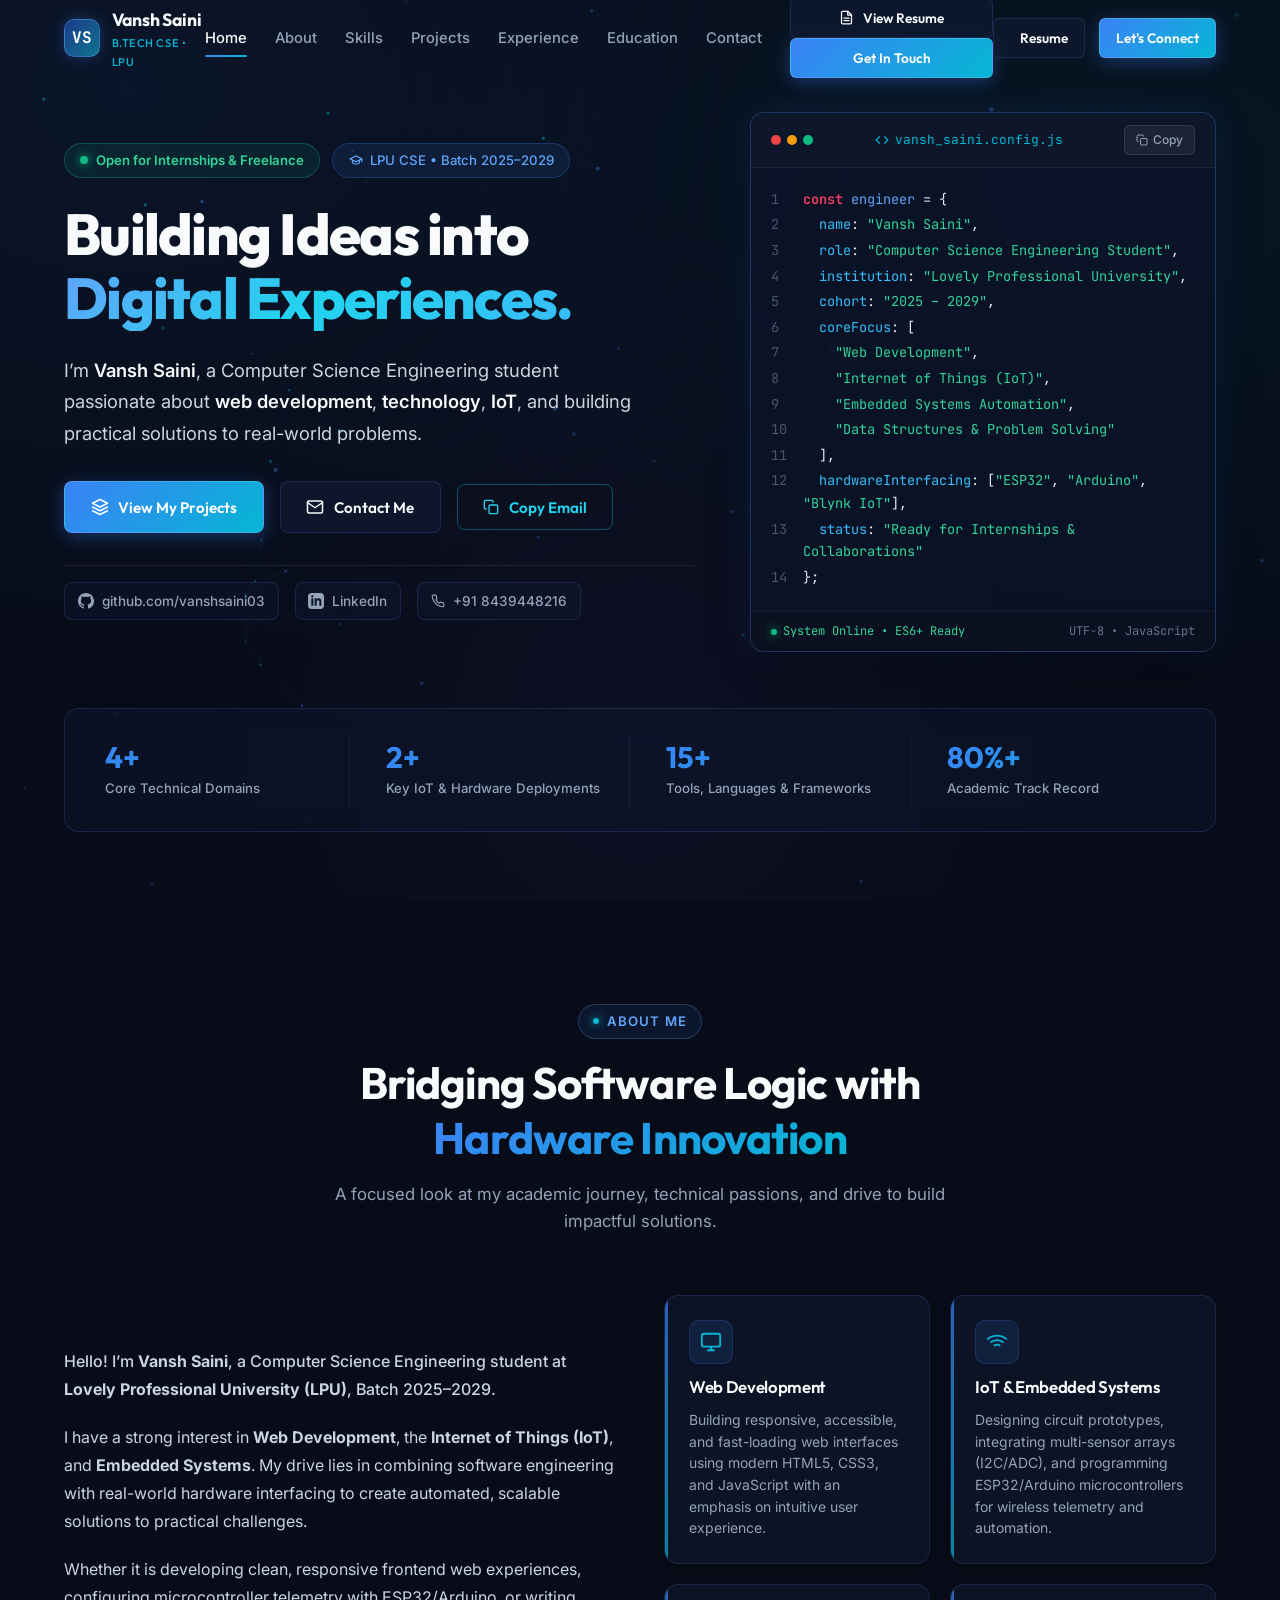
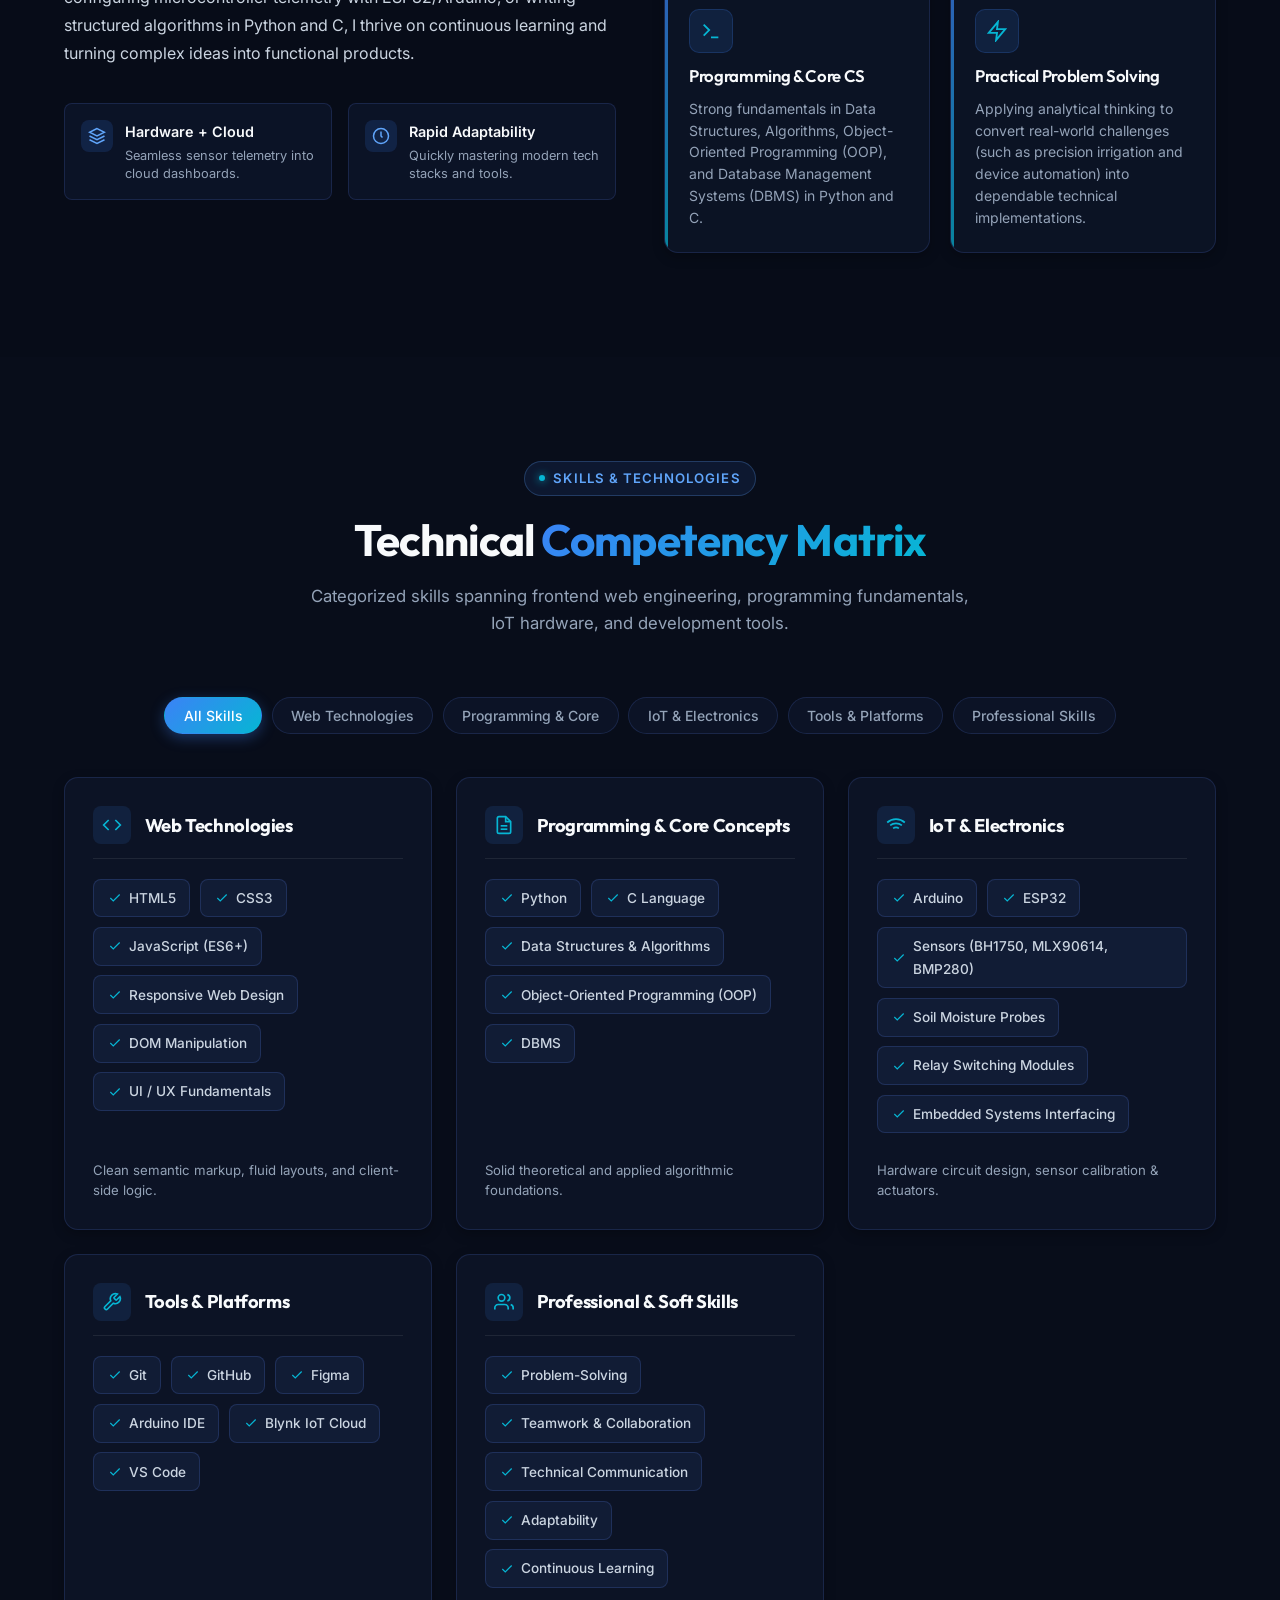
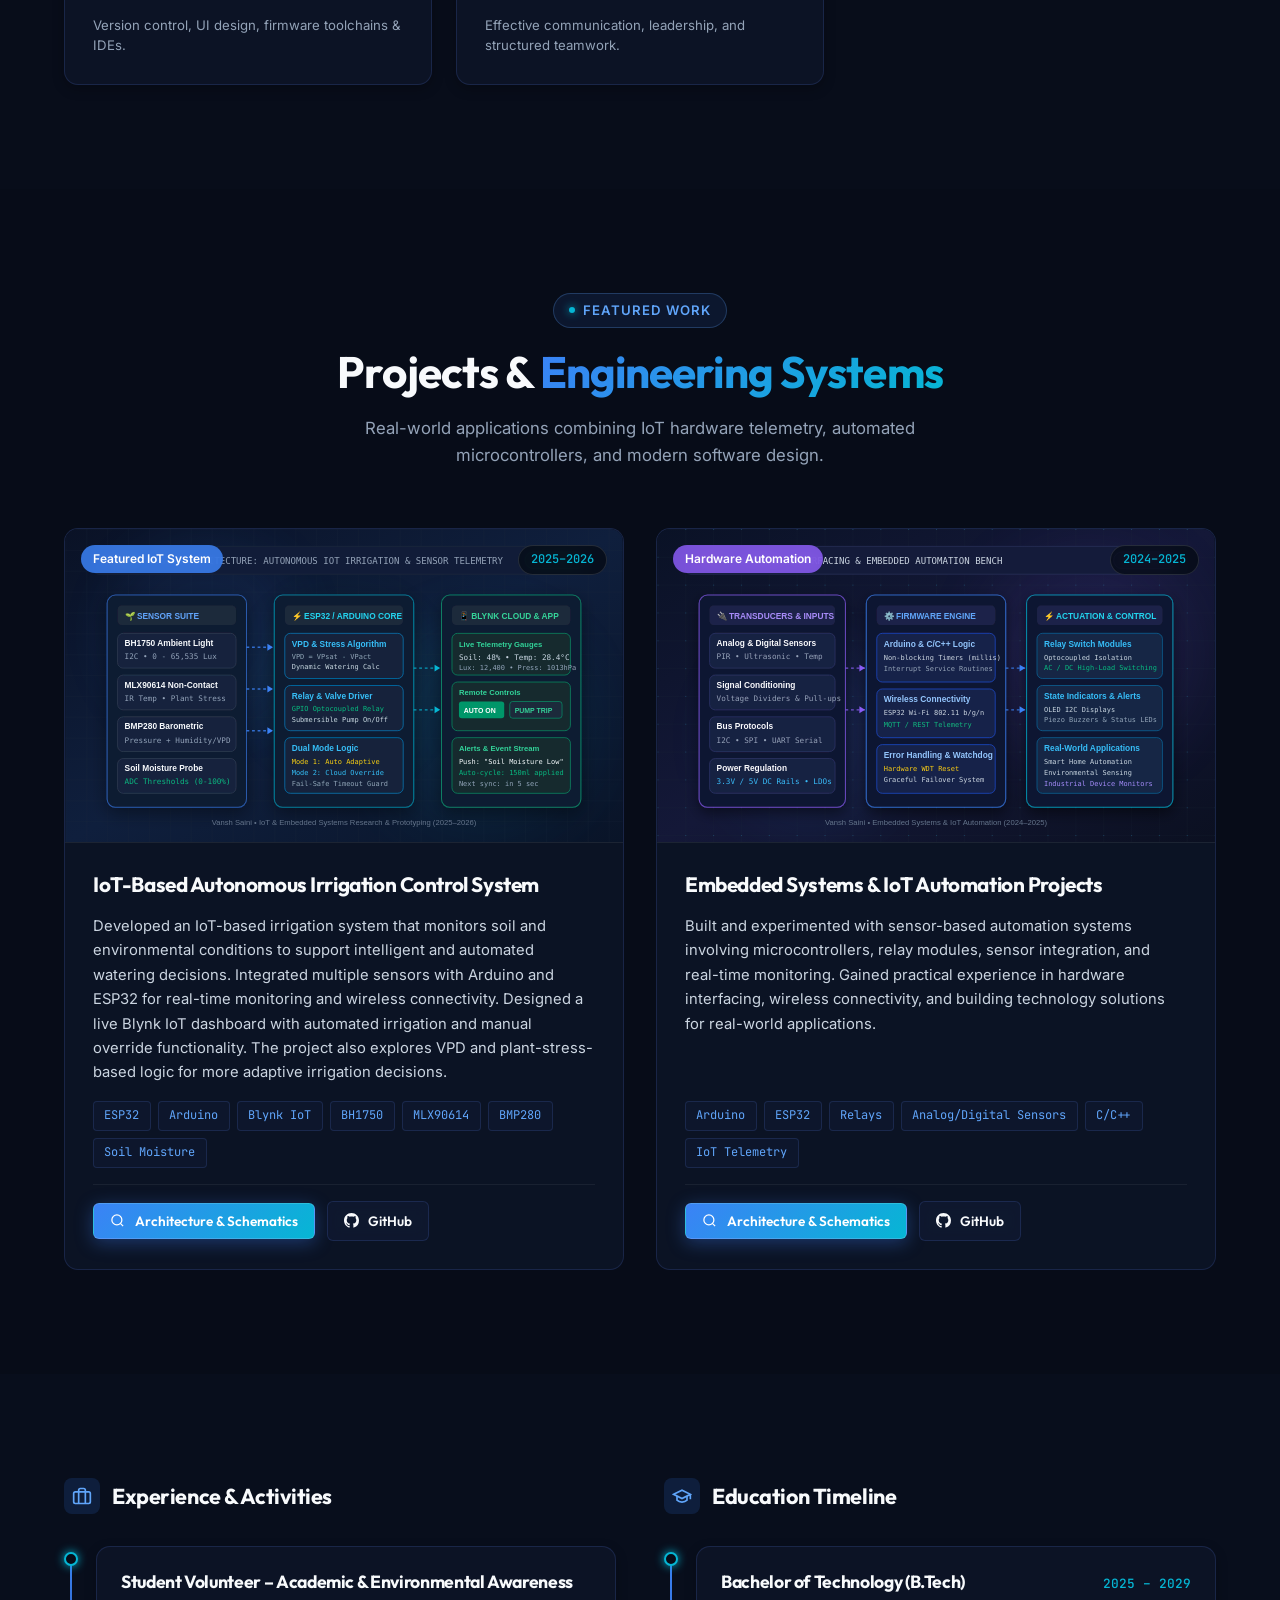
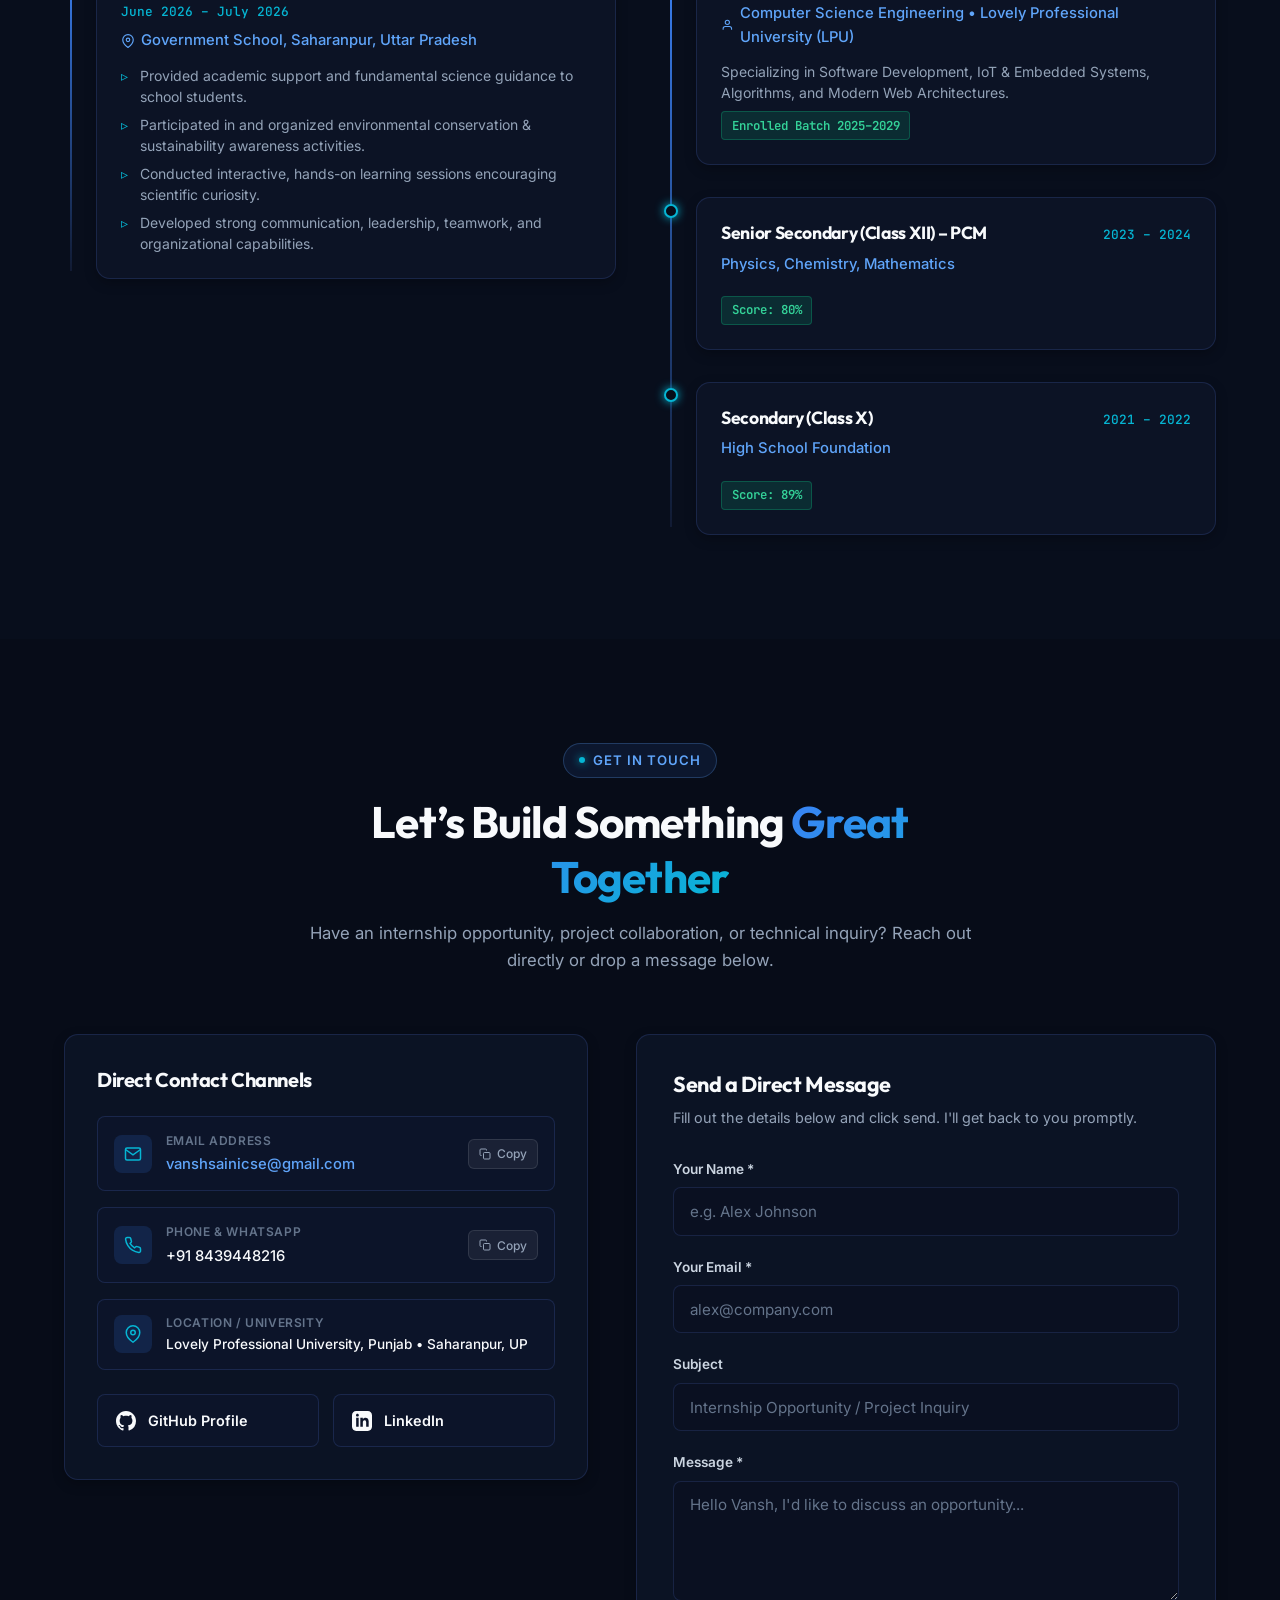
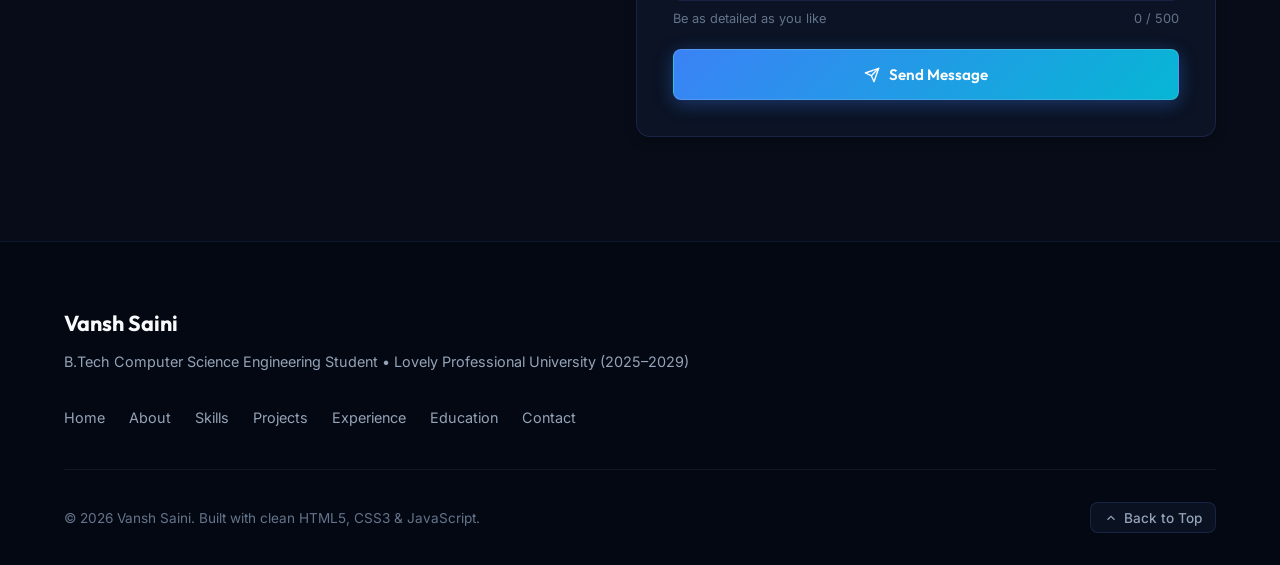
<file: vansh-saini-portfolio/index.html>
<!DOCTYPE html>
<html lang="en">
<head>
  <meta charset="UTF-8">
  <meta name="viewport" content="width=device-width, initial-scale=1.0">
  
  <!-- Primary SEO Meta Tags -->
  <title>Vansh Saini | Computer Science Engineering Student &amp; Aspiring Web Developer</title>
  <meta name="title" content="Vansh Saini | Computer Science Engineering Student &amp; Aspiring Web Developer">
  <meta name="description" content="Portfolio of Vansh Saini, B.Tech Computer Science Engineering student at Lovely Professional University (LPU), Batch 2025–2029. Discover web development projects, IoT &amp; embedded systems innovations, and technical expertise.">
  <meta name="keywords" content="Vansh Saini, Vansh Saini Portfolio, Computer Science Student, Web Developer, LPU CSE, IoT Developer, ESP32, Arduino, Blynk IoT, Saharanpur">
  <meta name="author" content="Vansh Saini">
  <meta name="robots" content="index, follow">
  <meta name="theme-color" content="#070c18">
  
  <!-- Open Graph / Facebook -->
  <meta property="og:type" content="website">
  <meta property="og:title" content="Vansh Saini | Portfolio - Computer Science Engineering">
  <meta property="og:description" content="Building Ideas into Digital Experiences. Passionate about Web Development, IoT, and Practical Problem-Solving.">
  <meta property="og:image" content="assets/favicon.svg">
  
  <!-- Twitter -->
  <meta property="twitter:card" content="summary_large_image">
  <meta property="twitter:title" content="Vansh Saini | Portfolio - Computer Science Engineering">
  <meta property="twitter:description" content="Building Ideas into Digital Experiences. Passionate about Web Development, IoT, and Practical Problem-Solving.">
  
  <!-- Favicon -->
  <link rel="icon" type="image/svg+xml" href="assets/favicon.svg">
  
  <!-- Google Fonts Preconnect -->
  <link rel="preconnect" href="https://fonts.googleapis.com">
  <link rel="preconnect" href="https://fonts.gstatic.com" crossorigin>
  
  <!-- Stylesheets -->
  <link rel="stylesheet" href="css/style.css">
  <link rel="stylesheet" href="css/animations.css">
</head>
<body>

  <!-- Background Interactive Canvas -->
  <canvas id="background-canvas" aria-hidden="true"></canvas>

  <!-- ==================== HEADER / NAVBAR ==================== -->
  <header class="header" id="main-header">
    <div class="container nav-container">
      <a href="#home" class="brand-logo" aria-label="Vansh Saini Home">
        <div class="logo-symbol">VS</div>
        <div class="brand-name">
          <span class="name">Vansh Saini</span>
          <span class="sub">B.Tech CSE • LPU</span>
        </div>
      </a>

      <!-- Desktop & Mobile Navigation Links -->
      <nav class="nav-menu" id="nav-menu" aria-label="Main Navigation">
        <a href="#home" class="nav-link active">Home</a>
        <a href="#about" class="nav-link">About</a>
        <a href="#skills" class="nav-link">Skills</a>
        <a href="#projects" class="nav-link">Projects</a>
        <a href="#experience" class="nav-link">Experience</a>
        <a href="#education" class="nav-link">Education</a>
        <a href="#contact" class="nav-link">Contact</a>
        
        <!-- Mobile Actions in Drawer -->
        <div class="nav-actions-mobile">
          <a href="assets/resume-preview.html" target="_blank" class="btn btn-secondary btn-sm" style="width: 100%;">
            <svg width="15" height="15" viewBox="0 0 24 24" fill="none" stroke="currentColor" stroke-width="2" stroke-linecap="round" stroke-linejoin="round">
              <path d="M14 2H6a2 2 0 0 0-2 2v16a2 2 0 0 0 2 2h12a2 2 0 0 0 2-2V8z"></path>
              <polyline points="14 2 14 8 20 8"></polyline>
              <line x1="16" y1="13" x2="8" y2="13"></line>
              <line x1="16" y1="17" x2="8" y2="17"></line>
            </svg>
            View Resume
          </a>
          <a href="#contact" class="btn btn-primary btn-sm" style="width: 100%;">Get In Touch</a>
        </div>
      </nav>

      <!-- Desktop CTA Action Buttons -->
      <div class="nav-actions">
        <a href="assets/resume-preview.html" target="_blank" class="btn btn-secondary btn-sm" title="View & Print Resume">
          <svg width="15" height="15" viewBox="0 0 24 24" fill="none" stroke="currentColor" stroke-width="2" stroke-linecap="round" stroke-linejoin="round">
            <path d="M14 2H6a2 2 0 0 0-2 2v16a2 2 0 0 0 2 2h12a2 2 0 0 0 2-2V8z"></path>
            <polyline points="14 2 14 8 20 8"></polyline>
            <line x1="16" y1="13" x2="8" y2="13"></line>
            <line x1="16" y1="17" x2="8" y2="17"></line>
          </svg>
          Resume
        </a>
        <a href="#contact" class="btn btn-primary btn-sm">Let's Connect</a>
      </div>

      <!-- Hamburger Button for Mobile View -->
      <button class="mobile-toggle" id="mobile-nav-toggle" aria-label="Toggle navigation menu" aria-expanded="false">
        <span></span>
        <span></span>
        <span></span>
      </button>
    </div>
  </header>

  <!-- ==================== MAIN CONTENT ==================== -->
  <main id="main-content">

    <!-- 1. HERO SECTION -->
    <section class="hero-section" id="home">
      <div class="container">
        <div class="hero-grid">
          
          <!-- Left: Hero Headline & CTAs -->
          <div class="hero-content reveal-init">
            <div class="badge-wrapper">
              <div class="status-badge">
                <span class="status-dot"></span>
                <span>Open for Internships &amp; Freelance</span>
              </div>
              <div class="lpu-badge">
                <svg width="14" height="14" viewBox="0 0 24 24" fill="none" stroke="currentColor" stroke-width="2">
                  <path d="M22 10v6M2 10l10-5 10 5-10 5z"></path>
                  <path d="M6 12v5c3 3 9 3 12 0v-5"></path>
                </svg>
                <span>LPU CSE • Batch 2025–2029</span>
              </div>
            </div>

            <h1 class="hero-headline">
              Building Ideas into <span class="gradient-highlight">Digital Experiences.</span>
            </h1>

            <p class="hero-subheadline">
              I’m <strong>Vansh Saini</strong>, a Computer Science Engineering student passionate about <strong>web development</strong>, <strong>technology</strong>, <strong>IoT</strong>, and building practical solutions to real-world problems.
            </p>

            <div class="hero-cta-group">
              <a href="#projects" class="btn btn-primary ripple" id="hero-view-projects">
                <svg width="18" height="18" viewBox="0 0 24 24" fill="none" stroke="currentColor" stroke-width="2" stroke-linecap="round" stroke-linejoin="round">
                  <polygon points="12 2 2 7 12 12 22 7 12 2"></polygon>
                  <polyline points="2 17 12 22 22 17"></polyline>
                  <polyline points="2 12 12 17 22 12"></polyline>
                </svg>
                View My Projects
              </a>
              <a href="#contact" class="btn btn-secondary ripple" id="hero-contact-me">
                <svg width="18" height="18" viewBox="0 0 24 24" fill="none" stroke="currentColor" stroke-width="2" stroke-linecap="round" stroke-linejoin="round">
                  <path d="M4 4h16c1.1 0 2 .9 2 2v12c0 1.1-.9 2-2 2H4c-1.1 0-2-.9-2-2V6c0-1.1.9-2 2-2z"></path>
                  <polyline points="22,6 12,13 2,6"></polyline>
                </svg>
                Contact Me
              </a>
              <button class="btn btn-outline" data-copy-text="vanshsainicse@gmail.com" data-copy-label="Email" title="Copy Email Address">
                <svg width="16" height="16" viewBox="0 0 24 24" fill="none" stroke="currentColor" stroke-width="2" stroke-linecap="round" stroke-linejoin="round">
                  <rect x="9" y="9" width="13" height="13" rx="2" ry="2"></rect>
                  <path d="M5 15H4a2 2 0 0 1-2-2V4a2 2 0 0 1 2-2h9a2 2 0 0 1 2 2v1"></path>
                </svg>
                Copy Email
              </button>
            </div>

            <!-- Quick Social Pill Links -->
            <div class="hero-social-links">
              <a href="https://github.com/vanshsaini03" target="_blank" rel="noopener noreferrer" class="social-item" title="Visit GitHub Profile">
                <svg width="16" height="16" viewBox="0 0 24 24" fill="currentColor">
                  <path d="M12 0C5.37 0 0 5.37 0 12c0 5.31 3.435 9.795 8.205 11.385.6.105.825-.255.825-.57 0-.285-.015-1.23-.015-2.235-3.015.555-3.795-.735-4.035-1.41-.135-.345-.72-1.41-1.23-1.695-.42-.225-1.02-.78-.015-.795.945-.015 1.62.87 1.845 1.23 1.08 1.815 2.805 1.305 3.495.99.105-.78.42-1.305.765-1.605-2.67-.3-5.46-1.335-5.46-5.925 0-1.305.465-2.385 1.23-3.225-.12-.3-.54-1.53.12-3.18 0 0 1.005-.315 3.3 1.23.96-.27 1.98-.405 3-.405s2.04.135 3 .405c2.295-1.56 3.3-1.23 3.3-1.23.66 1.65.24 2.88.12 3.18.765.84 1.23 1.905 1.23 3.225 0 4.605-2.805 5.625-5.475 5.925.435.375.81 1.095.81 2.22 0 1.605-.015 2.895-.015 3.3 0 .315.225.69.825.57A12.02 12.02 0 0024 12c0-6.63-5.37-12-12-12z"/>
                </svg>
                <span>github.com/vanshsaini03</span>
              </a>
              <a href="#" class="social-item linkedin-placeholder" title="LinkedIn Profile">
                <svg width="16" height="16" viewBox="0 0 24 24" fill="currentColor">
                  <path d="M19 0h-14c-2.761 0-5 2.239-5 5v14c0 2.761 2.239 5 5 5h14c2.762 0 5-2.239 5-5v-14c0-2.761-2.238-5-5-5zm-11 19h-3v-11h3v11zm-1.5-12.268c-.966 0-1.75-.79-1.75-1.764s.784-1.764 1.75-1.764 1.75.79 1.75 1.764-.783 1.764-1.75 1.764zm13.5 12.268h-3v-5.604c0-3.368-4-3.113-4 0v5.604h-3v-11h3v1.765c1.396-2.586 7-2.777 7 2.476v6.759z"/>
                </svg>
                <span>LinkedIn</span>
              </a>
              <a href="tel:+918439448216" class="social-item" title="Call Phone">
                <svg width="14" height="14" viewBox="0 0 24 24" fill="none" stroke="currentColor" stroke-width="2">
                  <path d="M22 16.92v3a2 2 0 0 1-2.18 2 19.79 19.79 0 0 1-8.63-3.07 19.5 19.5 0 0 1-6-6 19.79 19.79 0 0 1-3.07-8.67A2 2 0 0 1 4.11 2h3a2 2 0 0 1 2 1.72 12.84 12.84 0 0 0 .7 2.81 2 2 0 0 1-.45 2.11L8.09 9.91a16 16 0 0 0 6 6l1.27-1.27a2 2 0 0 1 2.11-.45 12.84 12.84 0 0 0 2.81.7A2 2 0 0 1 22 16.92z"></path>
                </svg>
                <span>+91 8439448216</span>
              </a>
            </div>
          </div>

          <!-- Right: Interactive Code Window -->
          <div class="hero-visual reveal-init stagger-2">
            <div class="hero-code-card">
              <div class="code-card-header">
                <div class="window-dots">
                  <span class="dot dot-red"></span>
                  <span class="dot dot-yellow"></span>
                  <span class="dot dot-green"></span>
                </div>
                <div class="file-tab">
                  <svg width="14" height="14" viewBox="0 0 24 24" fill="none" stroke="currentColor" stroke-width="2">
                    <polyline points="16 18 22 12 16 6"></polyline>
                    <polyline points="8 6 2 12 8 18"></polyline>
                  </svg>
                  <span>vansh_saini.config.js</span>
                </div>
                <button class="copy-btn" id="copy-code-btn" title="Copy profile snippet">
                  <svg width="12" height="12" viewBox="0 0 24 24" fill="none" stroke="currentColor" stroke-width="2">
                    <rect x="9" y="9" width="13" height="13" rx="2" ry="2"></rect>
                    <path d="M5 15H4a2 2 0 0 1-2-2V4a2 2 0 0 1 2-2h9a2 2 0 0 1 2 2v1"></path>
                  </svg>
                  Copy
                </button>
              </div>

              <div class="code-card-body">
                <div class="code-line"><span class="line-num">1</span><span class="line-code"><span class="syn-kw">const</span> <span class="syn-var">engineer</span> = {</span></div>
                <div class="code-line"><span class="line-num">2</span><span class="line-code">&nbsp;&nbsp;<span class="syn-prop">name</span>: <span class="syn-str">"Vansh Saini"</span>,</span></div>
                <div class="code-line"><span class="line-num">3</span><span class="line-code">&nbsp;&nbsp;<span class="syn-prop">role</span>: <span class="syn-str">"Computer Science Engineering Student"</span>,</span></div>
                <div class="code-line"><span class="line-num">4</span><span class="line-code">&nbsp;&nbsp;<span class="syn-prop">institution</span>: <span class="syn-str">"Lovely Professional University"</span>,</span></div>
                <div class="code-line"><span class="line-num">5</span><span class="line-code">&nbsp;&nbsp;<span class="syn-prop">cohort</span>: <span class="syn-str">"2025 – 2029"</span>,</span></div>
                <div class="code-line"><span class="line-num">6</span><span class="line-code">&nbsp;&nbsp;<span class="syn-prop">coreFocus</span>: [</span></div>
                <div class="code-line"><span class="line-num">7</span><span class="line-code">&nbsp;&nbsp;&nbsp;&nbsp;<span class="syn-str">"Web Development"</span>,</span></div>
                <div class="code-line"><span class="line-num">8</span><span class="line-code">&nbsp;&nbsp;&nbsp;&nbsp;<span class="syn-str">"Internet of Things (IoT)"</span>,</span></div>
                <div class="code-line"><span class="line-num">9</span><span class="line-code">&nbsp;&nbsp;&nbsp;&nbsp;<span class="syn-str">"Embedded Systems Automation"</span>,</span></div>
                <div class="code-line"><span class="line-num">10</span><span class="line-code">&nbsp;&nbsp;&nbsp;&nbsp;<span class="syn-str">"Data Structures &amp; Problem Solving"</span></span></div>
                <div class="code-line"><span class="line-num">11</span><span class="line-code">&nbsp;&nbsp;],</span></div>
                <div class="code-line"><span class="line-num">12</span><span class="line-code">&nbsp;&nbsp;<span class="syn-prop">hardwareInterfacing</span>: [<span class="syn-str">"ESP32"</span>, <span class="syn-str">"Arduino"</span>, <span class="syn-str">"Blynk IoT"</span>],</span></div>
                <div class="code-line"><span class="line-num">13</span><span class="line-code">&nbsp;&nbsp;<span class="syn-prop">status</span>: <span class="syn-str">"Ready for Internships &amp; Collaborations"</span></span></div>
                <div class="code-line"><span class="line-num">14</span><span class="line-code">};</span></div>
              </div>

              <div class="card-status-strip">
                <div class="status-indicator">
                  <span class="status-dot" style="width: 6px; height: 6px;"></span>
                  <span>System Online • ES6+ Ready</span>
                </div>
                <span>UTF-8 • JavaScript</span>
              </div>
            </div>
          </div>
        </div>

        <!-- Quick Metrics Highlights Strip -->
        <div class="metrics-strip reveal-init stagger-3">
          <div class="metric-item">
            <span class="metric-val">4+</span>
            <span class="metric-label">Core Technical Domains</span>
          </div>
          <div class="metric-item">
            <span class="metric-val">2+</span>
            <span class="metric-label">Key IoT &amp; Hardware Deployments</span>
          </div>
          <div class="metric-item">
            <span class="metric-val">15+</span>
            <span class="metric-label">Tools, Languages &amp; Frameworks</span>
          </div>
          <div class="metric-item">
            <span class="metric-val">80%+</span>
            <span class="metric-label">Academic Track Record</span>
          </div>
        </div>
      </div>
    </section>

    <!-- 2. ABOUT ME SECTION -->
    <section class="section" id="about">
      <div class="container">
        <div class="section-header reveal-init">
          <div class="section-tag">
            <span class="tag-dot"></span>
            <span>About Me</span>
          </div>
          <h2 class="section-title">Bridging Software Logic with <span class="gradient-text">Hardware Innovation</span></h2>
          <p class="section-subtitle">A focused look at my academic journey, technical passions, and drive to build impactful solutions.</p>
        </div>

        <div class="about-grid">
          <!-- Text Introduction -->
          <div class="about-text reveal-init">
            <p class="about-lead">
              Hello! I’m <strong>Vansh Saini</strong>, a Computer Science Engineering student at <strong>Lovely Professional University (LPU)</strong>, Batch 2025–2029.
            </p>
            <p>
              I have a strong interest in <strong>Web Development</strong>, the <strong>Internet of Things (IoT)</strong>, and <strong>Embedded Systems</strong>. My drive lies in combining software engineering with real-world hardware interfacing to create automated, scalable solutions to practical challenges.
            </p>
            <p>
              Whether it is developing clean, responsive frontend web experiences, configuring microcontroller telemetry with ESP32/Arduino, or writing structured algorithms in Python and C, I thrive on continuous learning and turning complex ideas into functional products.
            </p>

            <div class="about-highlights">
              <div class="highlight-box">
                <div class="highlight-icon">
                  <svg width="18" height="18" viewBox="0 0 24 24" fill="none" stroke="currentColor" stroke-width="2">
                    <path d="M12 2L2 7l10 5 10-5-10-5zM2 17l10 5 10-5M2 12l10 5 10-5"></path>
                  </svg>
                </div>
                <div>
                  <div class="highlight-title">Hardware + Cloud</div>
                  <div class="highlight-desc">Seamless sensor telemetry into cloud dashboards.</div>
                </div>
              </div>

              <div class="highlight-box">
                <div class="highlight-icon">
                  <svg width="18" height="18" viewBox="0 0 24 24" fill="none" stroke="currentColor" stroke-width="2">
                    <circle cx="12" cy="12" r="10"></circle>
                    <polyline points="12 6 12 12 14 14"></polyline>
                  </svg>
                </div>
                <div>
                  <div class="highlight-title">Rapid Adaptability</div>
                  <div class="highlight-desc">Quickly mastering modern tech stacks and tools.</div>
                </div>
              </div>
            </div>
          </div>

          <!-- 4 Core Pillars Grid -->
          <div class="about-pillars reveal-init stagger-2">
            <div class="glass-card pillar-card">
              <div class="pillar-icon">
                <svg width="22" height="22" viewBox="0 0 24 24" fill="none" stroke="currentColor" stroke-width="2">
                  <rect x="2" y="3" width="20" height="14" rx="2" ry="2"></rect>
                  <line x1="8" y1="21" x2="16" y2="21"></line>
                  <line x1="12" y1="17" x2="12" y2="21"></line>
                </svg>
              </div>
              <h3 class="pillar-title">Web Development</h3>
              <p class="pillar-desc">Building responsive, accessible, and fast-loading web interfaces using modern HTML5, CSS3, and JavaScript with an emphasis on intuitive user experience.</p>
            </div>

            <div class="glass-card pillar-card">
              <div class="pillar-icon">
                <svg width="22" height="22" viewBox="0 0 24 24" fill="none" stroke="currentColor" stroke-width="2">
                  <path d="M5 12.55a11 11 0 0 1 14.08 0"></path>
                  <path d="M1.42 9a16 16 0 0 1 21.16 0"></path>
                  <path d="M8.53 16.11a6 6 0 0 1 6.95 0"></path>
                  <line x1="12" y1="20" x2="12.01" y2="20"></line>
                </svg>
              </div>
              <h3 class="pillar-title">IoT &amp; Embedded Systems</h3>
              <p class="pillar-desc">Designing circuit prototypes, integrating multi-sensor arrays (I2C/ADC), and programming ESP32/Arduino microcontrollers for wireless telemetry and automation.</p>
            </div>

            <div class="glass-card pillar-card">
              <div class="pillar-icon">
                <svg width="22" height="22" viewBox="0 0 24 24" fill="none" stroke="currentColor" stroke-width="2">
                  <polyline points="4 17 10 11 4 5"></polyline>
                  <line x1="12" y1="19" x2="20" y2="19"></line>
                </svg>
              </div>
              <h3 class="pillar-title">Programming &amp; Core CS</h3>
              <p class="pillar-desc">Strong fundamentals in Data Structures, Algorithms, Object-Oriented Programming (OOP), and Database Management Systems (DBMS) in Python and C.</p>
            </div>

            <div class="glass-card pillar-card">
              <div class="pillar-icon">
                <svg width="22" height="22" viewBox="0 0 24 24" fill="none" stroke="currentColor" stroke-width="2">
                  <polygon points="13 2 3 14 12 14 11 22 21 10 12 10 13 2"></polygon>
                </svg>
              </div>
              <h3 class="pillar-title">Practical Problem Solving</h3>
              <p class="pillar-desc">Applying analytical thinking to convert real-world challenges (such as precision irrigation and device automation) into dependable technical implementations.</p>
            </div>
          </div>
        </div>
      </div>
    </section>

    <!-- 3. SKILLS SECTION -->
    <section class="section" id="skills" style="background: rgba(10, 16, 32, 0.4);">
      <div class="container">
        <div class="section-header reveal-init">
          <div class="section-tag">
            <span class="tag-dot"></span>
            <span>Skills &amp; Technologies</span>
          </div>
          <h2 class="section-title">Technical <span class="gradient-text">Competency Matrix</span></h2>
          <p class="section-subtitle">Categorized skills spanning frontend web engineering, programming fundamentals, IoT hardware, and development tools.</p>
        </div>

        <!-- Filter Tabs Navigation -->
        <div class="skills-filter-nav reveal-init">
          <button class="filter-btn active" data-filter="all">All Skills</button>
          <button class="filter-btn" data-filter="web">Web Technologies</button>
          <button class="filter-btn" data-filter="core">Programming &amp; Core</button>
          <button class="filter-btn" data-filter="iot">IoT &amp; Electronics</button>
          <button class="filter-btn" data-filter="tools">Tools &amp; Platforms</button>
          <button class="filter-btn" data-filter="soft">Professional Skills</button>
        </div>

        <!-- Skills Cards Grid -->
        <div class="skills-grid reveal-init stagger-2">
          
          <!-- Category 1: Web Technologies -->
          <div class="glass-card skill-category-card" data-categories="web">
            <div class="category-header">
              <div class="category-icon">
                <svg width="20" height="20" viewBox="0 0 24 24" fill="none" stroke="currentColor" stroke-width="2">
                  <polyline points="16 18 22 12 16 6"></polyline>
                  <polyline points="8 6 2 12 8 18"></polyline>
                </svg>
              </div>
              <h3 class="category-title">Web Technologies</h3>
            </div>
            <div class="skill-tags-list">
              <span class="skill-tag">
                <svg viewBox="0 0 24 24" fill="none" stroke="currentColor" stroke-width="2"><polyline points="20 6 9 17 4 12"/></svg>
                HTML5
              </span>
              <span class="skill-tag">
                <svg viewBox="0 0 24 24" fill="none" stroke="currentColor" stroke-width="2"><polyline points="20 6 9 17 4 12"/></svg>
                CSS3
              </span>
              <span class="skill-tag">
                <svg viewBox="0 0 24 24" fill="none" stroke="currentColor" stroke-width="2"><polyline points="20 6 9 17 4 12"/></svg>
                JavaScript (ES6+)
              </span>
              <span class="skill-tag">
                <svg viewBox="0 0 24 24" fill="none" stroke="currentColor" stroke-width="2"><polyline points="20 6 9 17 4 12"/></svg>
                Responsive Web Design
              </span>
              <span class="skill-tag">
                <svg viewBox="0 0 24 24" fill="none" stroke="currentColor" stroke-width="2"><polyline points="20 6 9 17 4 12"/></svg>
                DOM Manipulation
              </span>
              <span class="skill-tag">
                <svg viewBox="0 0 24 24" fill="none" stroke="currentColor" stroke-width="2"><polyline points="20 6 9 17 4 12"/></svg>
                UI / UX Fundamentals
              </span>
            </div>
            <p class="category-note">Clean semantic markup, fluid layouts, and client-side logic.</p>
          </div>

          <!-- Category 2: Programming & Core Concepts -->
          <div class="glass-card skill-category-card" data-categories="core">
            <div class="category-header">
              <div class="category-icon">
                <svg width="20" height="20" viewBox="0 0 24 24" fill="none" stroke="currentColor" stroke-width="2">
                  <path d="M14 2H6a2 2 0 0 0-2 2v16a2 2 0 0 0 2 2h12a2 2 0 0 0 2-2V8z"></path>
                  <polyline points="14 2 14 8 20 8"></polyline>
                  <line x1="16" y1="13" x2="8" y2="13"></line>
                  <line x1="16" y1="17" x2="8" y2="17"></line>
                </svg>
              </div>
              <h3 class="category-title">Programming &amp; Core Concepts</h3>
            </div>
            <div class="skill-tags-list">
              <span class="skill-tag">
                <svg viewBox="0 0 24 24" fill="none" stroke="currentColor" stroke-width="2"><polyline points="20 6 9 17 4 12"/></svg>
                Python
              </span>
              <span class="skill-tag">
                <svg viewBox="0 0 24 24" fill="none" stroke="currentColor" stroke-width="2"><polyline points="20 6 9 17 4 12"/></svg>
                C Language
              </span>
              <span class="skill-tag">
                <svg viewBox="0 0 24 24" fill="none" stroke="currentColor" stroke-width="2"><polyline points="20 6 9 17 4 12"/></svg>
                Data Structures &amp; Algorithms
              </span>
              <span class="skill-tag">
                <svg viewBox="0 0 24 24" fill="none" stroke="currentColor" stroke-width="2"><polyline points="20 6 9 17 4 12"/></svg>
                Object-Oriented Programming (OOP)
              </span>
              <span class="skill-tag">
                <svg viewBox="0 0 24 24" fill="none" stroke="currentColor" stroke-width="2"><polyline points="20 6 9 17 4 12"/></svg>
                DBMS
              </span>
            </div>
            <p class="category-note">Solid theoretical and applied algorithmic foundations.</p>
          </div>

          <!-- Category 3: IoT & Electronics -->
          <div class="glass-card skill-category-card" data-categories="iot">
            <div class="category-header">
              <div class="category-icon">
                <svg width="20" height="20" viewBox="0 0 24 24" fill="none" stroke="currentColor" stroke-width="2">
                  <path d="M5 12.55a11 11 0 0 1 14.08 0"></path>
                  <path d="M1.42 9a16 16 0 0 1 21.16 0"></path>
                  <path d="M8.53 16.11a6 6 0 0 1 6.95 0"></path>
                  <line x1="12" y1="20" x2="12.01" y2="20"></line>
                </svg>
              </div>
              <h3 class="category-title">IoT &amp; Electronics</h3>
            </div>
            <div class="skill-tags-list">
              <span class="skill-tag">
                <svg viewBox="0 0 24 24" fill="none" stroke="currentColor" stroke-width="2"><polyline points="20 6 9 17 4 12"/></svg>
                Arduino
              </span>
              <span class="skill-tag">
                <svg viewBox="0 0 24 24" fill="none" stroke="currentColor" stroke-width="2"><polyline points="20 6 9 17 4 12"/></svg>
                ESP32
              </span>
              <span class="skill-tag">
                <svg viewBox="0 0 24 24" fill="none" stroke="currentColor" stroke-width="2"><polyline points="20 6 9 17 4 12"/></svg>
                Sensors (BH1750, MLX90614, BMP280)
              </span>
              <span class="skill-tag">
                <svg viewBox="0 0 24 24" fill="none" stroke="currentColor" stroke-width="2"><polyline points="20 6 9 17 4 12"/></svg>
                Soil Moisture Probes
              </span>
              <span class="skill-tag">
                <svg viewBox="0 0 24 24" fill="none" stroke="currentColor" stroke-width="2"><polyline points="20 6 9 17 4 12"/></svg>
                Relay Switching Modules
              </span>
              <span class="skill-tag">
                <svg viewBox="0 0 24 24" fill="none" stroke="currentColor" stroke-width="2"><polyline points="20 6 9 17 4 12"/></svg>
                Embedded Systems Interfacing
              </span>
            </div>
            <p class="category-note">Hardware circuit design, sensor calibration &amp; actuators.</p>
          </div>

          <!-- Category 4: Tools & Platforms -->
          <div class="glass-card skill-category-card" data-categories="tools">
            <div class="category-header">
              <div class="category-icon">
                <svg width="20" height="20" viewBox="0 0 24 24" fill="none" stroke="currentColor" stroke-width="2">
                  <path d="M14.7 6.3a1 1 0 0 0 0 1.4l1.6 1.6a1 1 0 0 0 1.4 0l3.77-3.77a6 6 0 0 1-7.94 7.94l-6.91 6.91a2.12 2.12 0 0 1-3-3l6.91-6.91a6 6 0 0 1 7.94-7.94l-3.76 3.76z"></path>
                </svg>
              </div>
              <h3 class="category-title">Tools &amp; Platforms</h3>
            </div>
            <div class="skill-tags-list">
              <span class="skill-tag">
                <svg viewBox="0 0 24 24" fill="none" stroke="currentColor" stroke-width="2"><polyline points="20 6 9 17 4 12"/></svg>
                Git
              </span>
              <span class="skill-tag">
                <svg viewBox="0 0 24 24" fill="none" stroke="currentColor" stroke-width="2"><polyline points="20 6 9 17 4 12"/></svg>
                GitHub
              </span>
              <span class="skill-tag">
                <svg viewBox="0 0 24 24" fill="none" stroke="currentColor" stroke-width="2"><polyline points="20 6 9 17 4 12"/></svg>
                Figma
              </span>
              <span class="skill-tag">
                <svg viewBox="0 0 24 24" fill="none" stroke="currentColor" stroke-width="2"><polyline points="20 6 9 17 4 12"/></svg>
                Arduino IDE
              </span>
              <span class="skill-tag">
                <svg viewBox="0 0 24 24" fill="none" stroke="currentColor" stroke-width="2"><polyline points="20 6 9 17 4 12"/></svg>
                Blynk IoT Cloud
              </span>
              <span class="skill-tag">
                <svg viewBox="0 0 24 24" fill="none" stroke="currentColor" stroke-width="2"><polyline points="20 6 9 17 4 12"/></svg>
                VS Code
              </span>
            </div>
            <p class="category-note">Version control, UI design, firmware toolchains &amp; IDEs.</p>
          </div>

          <!-- Category 5: Professional Skills -->
          <div class="glass-card skill-category-card" data-categories="soft">
            <div class="category-header">
              <div class="category-icon">
                <svg width="20" height="20" viewBox="0 0 24 24" fill="none" stroke="currentColor" stroke-width="2">
                  <path d="M17 21v-2a4 4 0 0 0-4-4H5a4 4 0 0 0-4 4v2"></path>
                  <circle cx="9" cy="7" r="4"></circle>
                  <path d="M23 21v-2a4 4 0 0 0-3-3.87"></path>
                  <path d="M16 3.13a4 4 0 0 1 0 7.75"></path>
                </svg>
              </div>
              <h3 class="category-title">Professional &amp; Soft Skills</h3>
            </div>
            <div class="skill-tags-list">
              <span class="skill-tag">
                <svg viewBox="0 0 24 24" fill="none" stroke="currentColor" stroke-width="2"><polyline points="20 6 9 17 4 12"/></svg>
                Problem-Solving
              </span>
              <span class="skill-tag">
                <svg viewBox="0 0 24 24" fill="none" stroke="currentColor" stroke-width="2"><polyline points="20 6 9 17 4 12"/></svg>
                Teamwork &amp; Collaboration
              </span>
              <span class="skill-tag">
                <svg viewBox="0 0 24 24" fill="none" stroke="currentColor" stroke-width="2"><polyline points="20 6 9 17 4 12"/></svg>
                Technical Communication
              </span>
              <span class="skill-tag">
                <svg viewBox="0 0 24 24" fill="none" stroke="currentColor" stroke-width="2"><polyline points="20 6 9 17 4 12"/></svg>
                Adaptability
              </span>
              <span class="skill-tag">
                <svg viewBox="0 0 24 24" fill="none" stroke="currentColor" stroke-width="2"><polyline points="20 6 9 17 4 12"/></svg>
                Continuous Learning
              </span>
            </div>
            <p class="category-note">Effective communication, leadership, and structured teamwork.</p>
          </div>

        </div>
      </div>
    </section>

    <!-- 4. PROJECTS SECTION -->
    <section class="section" id="projects">
      <div class="container">
        <div class="section-header reveal-init">
          <div class="section-tag">
            <span class="tag-dot"></span>
            <span>Featured Work</span>
          </div>
          <h2 class="section-title">Projects &amp; <span class="gradient-text">Engineering Systems</span></h2>
          <p class="section-subtitle">Real-world applications combining IoT hardware telemetry, automated microcontrollers, and modern software design.</p>
        </div>

        <div class="projects-grid">
          
          <!-- PROJECT 1: IoT Autonomous Irrigation System -->
          <article class="project-card reveal-init">
            <div class="project-visual-wrapper">
              <img src="assets/project-iot-irrigation.svg" alt="IoT-Based Autonomous Irrigation Control System Architecture" class="project-img">
              <span class="project-type-badge">Featured IoT System</span>
              <span class="project-date-badge">2025–2026</span>
            </div>

            <div class="project-body">
              <h3 class="project-title">IoT-Based Autonomous Irrigation Control System</h3>
              <p class="project-desc">
                Developed an IoT-based irrigation system that monitors soil and environmental conditions to support intelligent and automated watering decisions. Integrated multiple sensors with Arduino and ESP32 for real-time monitoring and wireless connectivity. Designed a live Blynk IoT dashboard with automated irrigation and manual override functionality. The project also explores VPD and plant-stress-based logic for more adaptive irrigation decisions.
              </p>

              <div class="project-tech-stack">
                <span class="tech-chip">ESP32</span>
                <span class="tech-chip">Arduino</span>
                <span class="tech-chip">Blynk IoT</span>
                <span class="tech-chip">BH1750</span>
                <span class="tech-chip">MLX90614</span>
                <span class="tech-chip">BMP280</span>
                <span class="tech-chip">Soil Moisture</span>
              </div>

              <div class="project-footer-actions">
                <button class="btn btn-primary btn-sm ripple" data-modal-target="iot-irrigation">
                  <svg width="15" height="15" viewBox="0 0 24 24" fill="none" stroke="currentColor" stroke-width="2">
                    <circle cx="11" cy="11" r="8"></circle>
                    <line x1="21" y1="21" x2="16.65" y2="16.65"></line>
                  </svg>
                  Architecture &amp; Schematics
                </button>
                <a href="https://github.com/vanshsaini03" target="_blank" rel="noopener noreferrer" class="btn btn-secondary btn-sm">
                  <svg width="15" height="15" viewBox="0 0 24 24" fill="currentColor">
                    <path d="M12 0C5.37 0 0 5.37 0 12c0 5.31 3.435 9.795 8.205 11.385.6.105.825-.255.825-.57 0-.285-.015-1.23-.015-2.235-3.015.555-3.795-.735-4.035-1.41-.135-.345-.72-1.41-1.23-1.695-.42-.225-1.02-.78-.015-.795.945-.015 1.62.87 1.845 1.23 1.08 1.815 2.805 1.305 3.495.99.105-.78.42-1.305.765-1.605-2.67-.3-5.46-1.335-5.46-5.925 0-1.305.465-2.385 1.23-3.225-.12-.3-.54-1.53.12-3.18 0 0 1.005-.315 3.3 1.23.96-.27 1.98-.405 3-.405s2.04.135 3 .405c2.295-1.56 3.3-1.23 3.3-1.23.66 1.65.24 2.88.12 3.18.765.84 1.23 1.905 1.23 3.225 0 4.605-2.805 5.625-5.475 5.925.435.375.81 1.095.81 2.22 0 1.605-.015 2.895-.015 3.3 0 .315.225.69.825.57A12.02 12.02 0 0024 12c0-6.63-5.37-12-12-12z"/>
                  </svg>
                  GitHub
                </a>
              </div>
            </div>
          </article>

          <!-- PROJECT 2: Embedded Systems & IoT Automation -->
          <article class="project-card reveal-init stagger-2">
            <div class="project-visual-wrapper">
              <img src="assets/project-embedded.svg" alt="Embedded Systems &amp; IoT Automation Prototyping Bench" class="project-img">
              <span class="project-type-badge" style="background: rgba(139, 92, 246, 0.85);">Hardware Automation</span>
              <span class="project-date-badge">2024–2025</span>
            </div>

            <div class="project-body">
              <h3 class="project-title">Embedded Systems &amp; IoT Automation Projects</h3>
              <p class="project-desc">
                Built and experimented with sensor-based automation systems involving microcontrollers, relay modules, sensor integration, and real-time monitoring. Gained practical experience in hardware interfacing, wireless connectivity, and building technology solutions for real-world applications.
              </p>

              <div class="project-tech-stack">
                <span class="tech-chip">Arduino</span>
                <span class="tech-chip">ESP32</span>
                <span class="tech-chip">Relays</span>
                <span class="tech-chip">Analog/Digital Sensors</span>
                <span class="tech-chip">C/C++</span>
                <span class="tech-chip">IoT Telemetry</span>
              </div>

              <div class="project-footer-actions">
                <button class="btn btn-primary btn-sm ripple" data-modal-target="embedded-automation">
                  <svg width="15" height="15" viewBox="0 0 24 24" fill="none" stroke="currentColor" stroke-width="2">
                    <circle cx="11" cy="11" r="8"></circle>
                    <line x1="21" y1="21" x2="16.65" y2="16.65"></line>
                  </svg>
                  Architecture &amp; Schematics
                </button>
                <a href="https://github.com/vanshsaini03" target="_blank" rel="noopener noreferrer" class="btn btn-secondary btn-sm">
                  <svg width="15" height="15" viewBox="0 0 24 24" fill="currentColor">
                    <path d="M12 0C5.37 0 0 5.37 0 12c0 5.31 3.435 9.795 8.205 11.385.6.105.825-.255.825-.57 0-.285-.015-1.23-.015-2.235-3.015.555-3.795-.735-4.035-1.41-.135-.345-.72-1.41-1.23-1.695-.42-.225-1.02-.78-.015-.795.945-.015 1.62.87 1.845 1.23 1.08 1.815 2.805 1.305 3.495.99.105-.78.42-1.305.765-1.605-2.67-.3-5.46-1.335-5.46-5.925 0-1.305.465-2.385 1.23-3.225-.12-.3-.54-1.53.12-3.18 0 0 1.005-.315 3.3 1.23.96-.27 1.98-.405 3-.405s2.04.135 3 .405c2.295-1.56 3.3-1.23 3.3-1.23.66 1.65.24 2.88.12 3.18.765.84 1.23 1.905 1.23 3.225 0 4.605-2.805 5.625-5.475 5.925.435.375.81 1.095.81 2.22 0 1.605-.015 2.895-.015 3.3 0 .315.225.69.825.57A12.02 12.02 0 0024 12c0-6.63-5.37-12-12-12z"/>
                  </svg>
                  GitHub
                </a>
              </div>
            </div>
          </article>

        </div>
      </div>
    </section>

    <!-- 5. EXPERIENCE & EDUCATION SECTION (DUAL TIMELINE) -->
    <section class="section" id="experience" style="background: rgba(10, 16, 32, 0.5);">
      <div class="container">
        
        <div class="dual-timeline-grid">
          
          <!-- Experience & Activities Column -->
          <div class="reveal-init">
            <div class="timeline-column-header">
              <div class="timeline-column-icon">
                <svg width="20" height="20" viewBox="0 0 24 24" fill="none" stroke="currentColor" stroke-width="2">
                  <rect x="2" y="7" width="20" height="14" rx="2" ry="2"></rect>
                  <path d="M16 21V5a2 2 0 0 0-2-2h-4a2 2 0 0 0-2 2v16"></path>
                </svg>
              </div>
              <h2 class="timeline-column-title">Experience &amp; Activities</h2>
            </div>

            <div class="timeline-track">
              
              <!-- Item 1: Student Volunteer -->
              <div class="timeline-item">
                <div class="timeline-node"></div>
                <div class="glass-card timeline-card">
                  <div class="timeline-card-header">
                    <h3 class="timeline-role">Student Volunteer – Academic &amp; Environmental Awareness</h3>
                    <span class="timeline-date">June 2026 – July 2026</span>
                  </div>
                  <div class="timeline-org">
                    <svg width="14" height="14" viewBox="0 0 24 24" fill="none" stroke="currentColor" stroke-width="2">
                      <path d="M21 10c0 7-9 13-9 13s-9-6-9-13a9 9 0 0 1 18 0z"></path>
                      <circle cx="12" cy="10" r="3"></circle>
                    </svg>
                    <span>Government School, Saharanpur, Uttar Pradesh</span>
                  </div>

                  <ul class="timeline-bullets">
                    <li>Provided academic support and fundamental science guidance to school students.</li>
                    <li>Participated in and organized environmental conservation &amp; sustainability awareness activities.</li>
                    <li>Conducted interactive, hands-on learning sessions encouraging scientific curiosity.</li>
                    <li>Developed strong communication, leadership, teamwork, and organizational capabilities.</li>
                  </ul>
                </div>
              </div>

            </div>
          </div>

          <!-- Education Column -->
          <div class="reveal-init stagger-2" id="education">
            <div class="timeline-column-header">
              <div class="timeline-column-icon">
                <svg width="20" height="20" viewBox="0 0 24 24" fill="none" stroke="currentColor" stroke-width="2">
                  <path d="M22 10v6M2 10l10-5 10 5-10 5z"></path>
                  <path d="M6 12v5c3 3 9 3 12 0v-5"></path>
                </svg>
              </div>
              <h2 class="timeline-column-title">Education Timeline</h2>
            </div>

            <div class="timeline-track">
              
              <!-- Milestone 1: B.Tech CSE at LPU -->
              <div class="timeline-item">
                <div class="timeline-node"></div>
                <div class="glass-card timeline-card">
                  <div class="timeline-card-header">
                    <h3 class="timeline-role">Bachelor of Technology (B.Tech)</h3>
                    <span class="timeline-date">2025 – 2029</span>
                  </div>
                  <div class="timeline-org">
                    <svg width="14" height="14" viewBox="0 0 24 24" fill="none" stroke="currentColor" stroke-width="2">
                      <path d="M20 21v-2a4 4 0 0 0-4-4H8a4 4 0 0 0-4 4v2"></path>
                      <circle cx="12" cy="7" r="4"></circle>
                    </svg>
                    <span>Computer Science Engineering • Lovely Professional University (LPU)</span>
                  </div>
                  <p style="font-size: 0.875rem; color: var(--text-muted); line-height: 1.5;">
                    Specializing in Software Development, IoT &amp; Embedded Systems, Algorithms, and Modern Web Architectures.
                  </p>
                  <span class="grade-badge">Enrolled Batch 2025–2029</span>
                </div>
              </div>

              <!-- Milestone 2: Class XII PCM -->
              <div class="timeline-item">
                <div class="timeline-node"></div>
                <div class="glass-card timeline-card">
                  <div class="timeline-card-header">
                    <h3 class="timeline-role">Senior Secondary (Class XII) – PCM</h3>
                    <span class="timeline-date">2023 – 2024</span>
                  </div>
                  <div class="timeline-org">
                    <span>Physics, Chemistry, Mathematics</span>
                  </div>
                  <span class="grade-badge">Score: 80%</span>
                </div>
              </div>

              <!-- Milestone 3: Class X -->
              <div class="timeline-item">
                <div class="timeline-node"></div>
                <div class="glass-card timeline-card">
                  <div class="timeline-card-header">
                    <h3 class="timeline-role">Secondary (Class X)</h3>
                    <span class="timeline-date">2021 – 2022</span>
                  </div>
                  <div class="timeline-org">
                    <span>High School Foundation</span>
                  </div>
                  <span class="grade-badge">Score: 89%</span>
                </div>
              </div>

            </div>
          </div>

        </div>

      </div>
    </section>

    <!-- 6. CONTACT SECTION -->
    <section class="section" id="contact">
      <div class="container">
        <div class="section-header reveal-init">
          <div class="section-tag">
            <span class="tag-dot"></span>
            <span>Get In Touch</span>
          </div>
          <h2 class="section-title">Let’s Build Something <span class="gradient-text">Great Together</span></h2>
          <p class="section-subtitle">Have an internship opportunity, project collaboration, or technical inquiry? Reach out directly or drop a message below.</p>
        </div>

        <div class="contact-grid">
          
          <!-- Left: Contact Details & Direct Actions -->
          <div class="contact-info-col reveal-init">
            <div class="glass-card contact-info-card">
              <h3 style="font-size: 1.25rem; font-weight: 700;">Direct Contact Channels</h3>
              
              <div class="contact-direct-list">
                
                <!-- Email Row -->
                <div class="contact-item-row">
                  <div class="contact-item-left">
                    <div class="contact-icon-box">
                      <svg width="18" height="18" viewBox="0 0 24 24" fill="none" stroke="currentColor" stroke-width="2">
                        <path d="M4 4h16c1.1 0 2 .9 2 2v12c0 1.1-.9 2-2 2H4c-1.1 0-2-.9-2-2V6c0-1.1.9-2 2-2z"></path>
                        <polyline points="22,6 12,13 2,6"></polyline>
                      </svg>
                    </div>
                    <div>
                      <div class="contact-label">Email Address</div>
                      <a href="mailto:vanshsainicse@gmail.com" class="contact-value" style="color: var(--accent-blue-light);">vanshsainicse@gmail.com</a>
                    </div>
                  </div>
                  <button class="copy-btn" data-copy-text="vanshsainicse@gmail.com" data-copy-label="Email" title="Copy Email">
                    <svg width="12" height="12" viewBox="0 0 24 24" fill="none" stroke="currentColor" stroke-width="2">
                      <rect x="9" y="9" width="13" height="13" rx="2" ry="2"></rect>
                      <path d="M5 15H4a2 2 0 0 1-2-2V4a2 2 0 0 1 2-2h9a2 2 0 0 1 2 2v1"></path>
                    </svg>
                    Copy
                  </button>
                </div>

                <!-- Phone Row -->
                <div class="contact-item-row">
                  <div class="contact-item-left">
                    <div class="contact-icon-box">
                      <svg width="18" height="18" viewBox="0 0 24 24" fill="none" stroke="currentColor" stroke-width="2">
                        <path d="M22 16.92v3a2 2 0 0 1-2.18 2 19.79 19.79 0 0 1-8.63-3.07 19.5 19.5 0 0 1-6-6 19.79 19.79 0 0 1-3.07-8.67A2 2 0 0 1 4.11 2h3a2 2 0 0 1 2 1.72 12.84 12.84 0 0 0 .7 2.81 2 2 0 0 1-.45 2.11L8.09 9.91a16 16 0 0 0 6 6l1.27-1.27a2 2 0 0 1 2.11-.45 12.84 12.84 0 0 0 2.81.7A2 2 0 0 1 22 16.92z"></path>
                      </svg>
                    </div>
                    <div>
                      <div class="contact-label">Phone &amp; WhatsApp</div>
                      <a href="tel:+918439448216" class="contact-value">+91 8439448216</a>
                    </div>
                  </div>
                  <button class="copy-btn" data-copy-text="+918439448216" data-copy-label="Phone" title="Copy Phone">
                    <svg width="12" height="12" viewBox="0 0 24 24" fill="none" stroke="currentColor" stroke-width="2">
                      <rect x="9" y="9" width="13" height="13" rx="2" ry="2"></rect>
                      <path d="M5 15H4a2 2 0 0 1-2-2V4a2 2 0 0 1 2-2h9a2 2 0 0 1 2 2v1"></path>
                    </svg>
                    Copy
                  </button>
                </div>

                <!-- Location Row -->
                <div class="contact-item-row">
                  <div class="contact-item-left">
                    <div class="contact-icon-box">
                      <svg width="18" height="18" viewBox="0 0 24 24" fill="none" stroke="currentColor" stroke-width="2">
                        <path d="M21 10c0 7-9 13-9 13s-9-6-9-13a9 9 0 0 1 18 0z"></path>
                        <circle cx="12" cy="10" r="3"></circle>
                      </svg>
                    </div>
                    <div>
                      <div class="contact-label">Location / University</div>
                      <div class="contact-value" style="font-size: 0.85rem;">Lovely Professional University, Punjab • Saharanpur, UP</div>
                    </div>
                  </div>
                </div>

              </div>

              <!-- Social Links Cards -->
              <div class="contact-social-grid">
                <a href="https://github.com/vanshsaini03" target="_blank" rel="noopener noreferrer" class="social-card-btn">
                  <svg width="20" height="20" viewBox="0 0 24 24" fill="currentColor">
                    <path d="M12 0C5.37 0 0 5.37 0 12c0 5.31 3.435 9.795 8.205 11.385.6.105.825-.255.825-.57 0-.285-.015-1.23-.015-2.235-3.015.555-3.795-.735-4.035-1.41-.135-.345-.72-1.41-1.23-1.695-.42-.225-1.02-.78-.015-.795.945-.015 1.62.87 1.845 1.23 1.08 1.815 2.805 1.305 3.495.99.105-.78.42-1.305.765-1.605-2.67-.3-5.46-1.335-5.46-5.925 0-1.305.465-2.385 1.23-3.225-.12-.3-.54-1.53.12-3.18 0 0 1.005-.315 3.3 1.23.96-.27 1.98-.405 3-.405s2.04.135 3 .405c2.295-1.56 3.3-1.23 3.3-1.23.66 1.65.24 2.88.12 3.18.765.84 1.23 1.905 1.23 3.225 0 4.605-2.805 5.625-5.475 5.925.435.375.81 1.095.81 2.22 0 1.605-.015 2.895-.015 3.3 0 .315.225.69.825.57A12.02 12.02 0 0024 12c0-6.63-5.37-12-12-12z"/>
                  </svg>
                  <span>GitHub Profile</span>
                </a>
                <a href="#" class="social-card-btn linkedin-placeholder">
                  <svg width="20" height="20" viewBox="0 0 24 24" fill="currentColor">
                    <path d="M19 0h-14c-2.761 0-5 2.239-5 5v14c0 2.761 2.239 5 5 5h14c2.762 0 5-2.239 5-5v-14c0-2.761-2.238-5-5-5zm-11 19h-3v-11h3v11zm-1.5-12.268c-.966 0-1.75-.79-1.75-1.764s.784-1.764 1.75-1.764 1.75.79 1.75 1.764-.783 1.764-1.75 1.764zm13.5 12.268h-3v-5.604c0-3.368-4-3.113-4 0v5.604h-3v-11h3v1.765c1.396-2.586 7-2.777 7 2.476v6.759z"/>
                  </svg>
                  <span>LinkedIn</span>
                </a>
              </div>
            </div>
          </div>

          <!-- Right: Interactive Contact Form -->
          <div class="reveal-init stagger-2">
            <div class="glass-card contact-form-card">
              <h3 class="form-title">Send a Direct Message</h3>
              <p class="form-desc">Fill out the details below and click send. I'll get back to you promptly.</p>

              <form class="contact-form" id="contact-form">
                <div class="form-group">
                  <label for="form-name" class="form-label">Your Name *</label>
                  <input type="text" id="form-name" class="form-input" placeholder="e.g. Alex Johnson" required>
                </div>

                <div class="form-group">
                  <label for="form-email" class="form-label">Your Email *</label>
                  <input type="email" id="form-email" class="form-input" placeholder="alex@company.com" required>
                </div>

                <div class="form-group">
                  <label for="form-subject" class="form-label">Subject</label>
                  <input type="text" id="form-subject" class="form-input" placeholder="Internship Opportunity / Project Inquiry">
                </div>

                <div class="form-group">
                  <label for="form-message" class="form-label">Message *</label>
                  <textarea id="form-message" class="form-textarea" maxlength="500" placeholder="Hello Vansh, I'd like to discuss an opportunity..." required></textarea>
                  <div class="form-feedback">
                    <span>Be as detailed as you like</span>
                    <span id="message-char-count">0 / 500</span>
                  </div>
                </div>

                <button type="submit" class="btn btn-primary ripple" style="width: 100%; padding: 0.95rem;">
                  <svg width="16" height="16" viewBox="0 0 24 24" fill="none" stroke="currentColor" stroke-width="2" stroke-linecap="round" stroke-linejoin="round">
                    <line x1="22" y1="2" x2="11" y2="13"></line>
                    <polygon points="22 2 15 22 11 13 2 9 22 2"></polygon>
                  </svg>
                  Send Message
                </button>
              </form>
            </div>
          </div>

        </div>
      </div>
    </section>

  </main>

  <!-- ==================== FOOTER ==================== -->
  <footer class="footer">
    <div class="container">
      <div class="footer-top">
        <div class="footer-info">
          <span class="footer-brand">Vansh Saini</span>
          <p class="footer-tagline">B.Tech Computer Science Engineering Student • Lovely Professional University (2025–2029)</p>
        </div>

        <nav class="footer-nav" aria-label="Footer Navigation">
          <a href="#home" class="footer-link">Home</a>
          <a href="#about" class="footer-link">About</a>
          <a href="#skills" class="footer-link">Skills</a>
          <a href="#projects" class="footer-link">Projects</a>
          <a href="#experience" class="footer-link">Experience</a>
          <a href="#education" class="footer-link">Education</a>
          <a href="#contact" class="footer-link">Contact</a>
        </nav>
      </div>

      <div class="footer-bottom">
        <div>
          <span>&copy; 2026 Vansh Saini. Built with clean HTML5, CSS3 &amp; JavaScript.</span>
        </div>
        <button id="back-to-top" class="back-to-top-btn" title="Scroll back to top">
          <svg width="14" height="14" viewBox="0 0 24 24" fill="none" stroke="currentColor" stroke-width="2">
            <polyline points="18 15 12 9 6 15"></polyline>
          </svg>
          Back to Top
        </button>
      </div>
    </div>
  </footer>

  <!-- ==================== PROJECT DEEP-DIVE MODAL ==================== -->
  <div class="modal-overlay" id="project-modal" role="dialog" aria-modal="true" aria-labelledby="modal-title-heading">
    <div class="modal-window">
      <div class="modal-header">
        <div class="file-tab" id="modal-title-heading">
          <svg width="16" height="16" viewBox="0 0 24 24" fill="none" stroke="currentColor" stroke-width="2">
            <rect x="3" y="3" width="18" height="18" rx="2" ry="2"></rect>
            <line x1="3" y1="9" x2="21" y2="9"></line>
            <line x1="9" y1="21" x2="9" y2="9"></line>
          </svg>
          <span>Project Architecture &amp; System Specs</span>
        </div>
        <button class="modal-close-btn" id="modal-close-btn" aria-label="Close Project Modal">
          <svg width="16" height="16" viewBox="0 0 24 24" fill="none" stroke="currentColor" stroke-width="2">
            <line x1="18" y1="6" x2="6" y2="18"></line>
            <line x1="6" y1="6" x2="18" y2="18"></line>
          </svg>
        </button>
      </div>
      <div class="modal-body" id="modal-dynamic-content">
        <!-- Injected via modal.js -->
      </div>
    </div>
  </div>

  <!-- ==================== TOAST NOTIFICATION CONTAINER ==================== -->
  <div class="toast-container" id="toast-container" aria-live="polite"></div>

  <!-- ==================== SCRIPTS ==================== -->
  <script src="js/background.js"></script>
  <script src="js/modal.js"></script>
  <script src="js/app.js"></script>
</body>
</html>
</file>
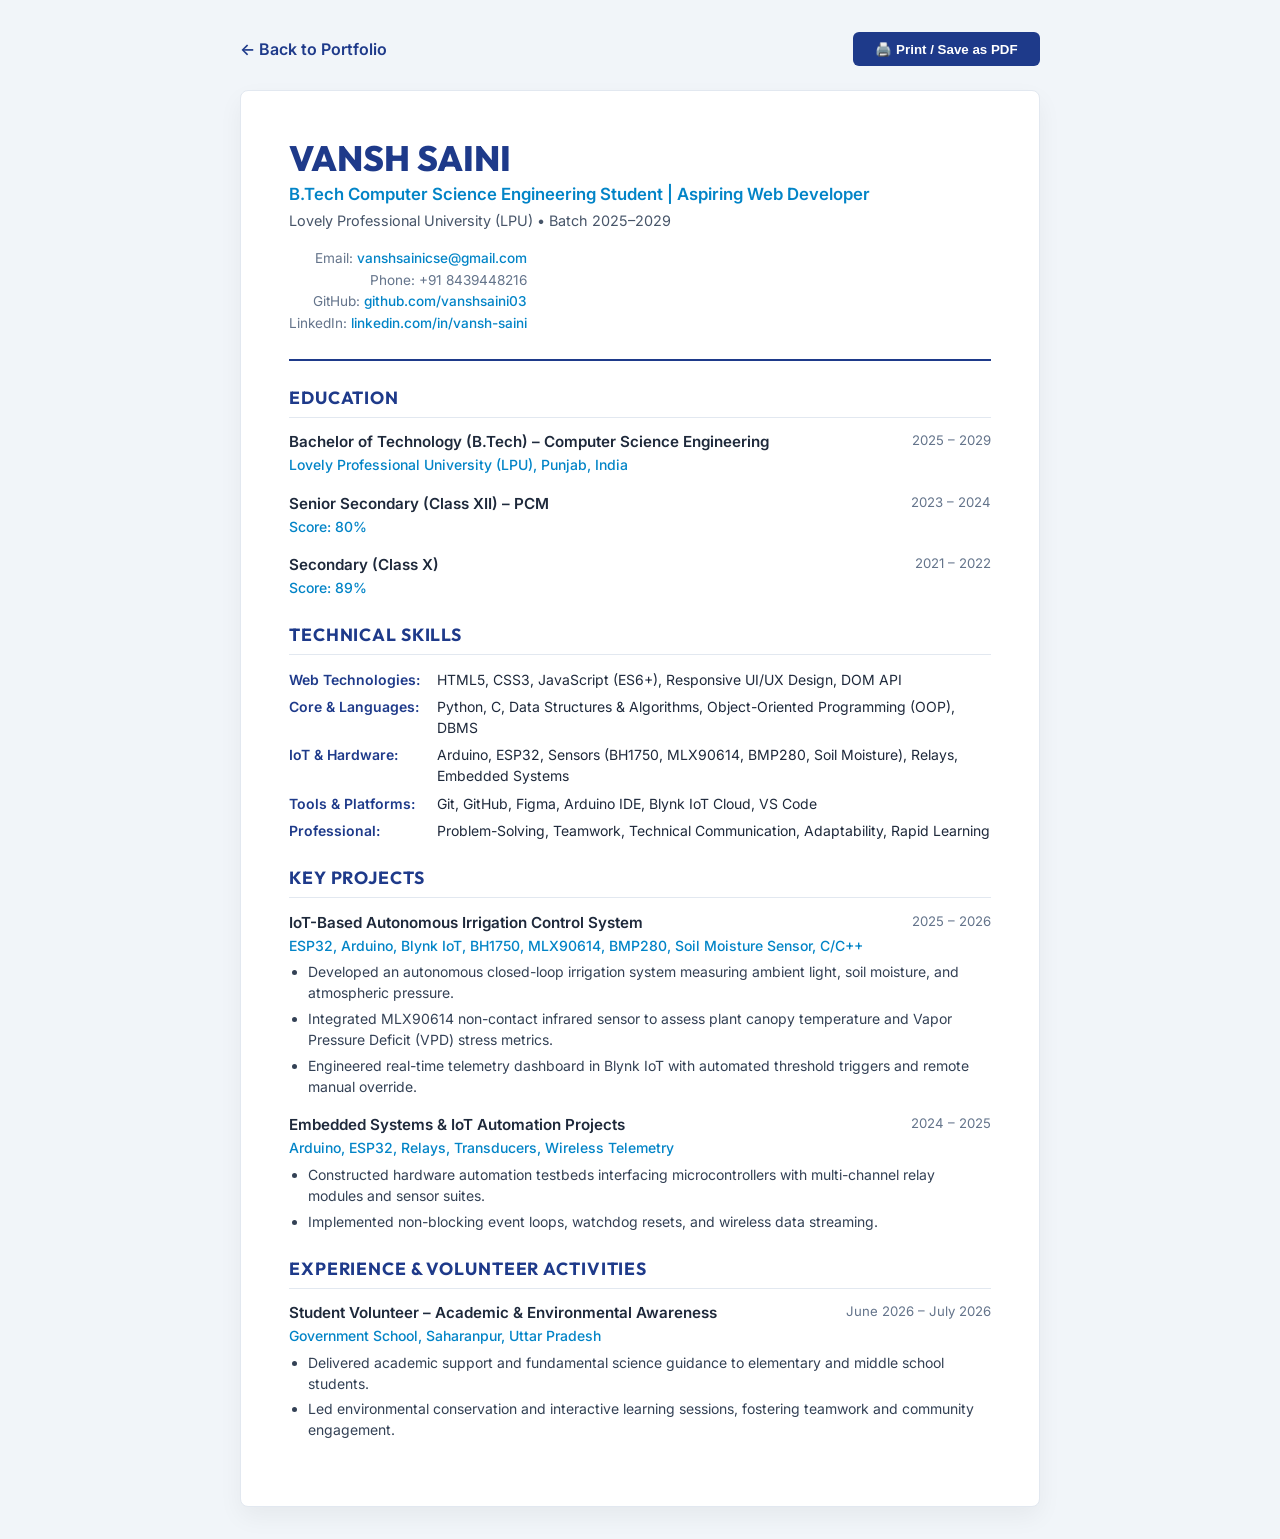
<file: vansh-saini-portfolio/assets/resume-preview.html>
<!DOCTYPE html>
<html lang="en">
<head>
  <meta charset="UTF-8">
  <meta name="viewport" content="width=device-width, initial-scale=1.0">
  <title>Vansh Saini - Resume | B.Tech CSE</title>
  <link rel="preconnect" href="https://fonts.googleapis.com">
  <link rel="preconnect" href="https://fonts.gstatic.com" crossorigin>
  <link href="https://fonts.googleapis.com/css2?family=Inter:wght@300;400;500;600;700&family=Outfit:wght@600;700;800&display=swap" rel="stylesheet">
  <style>
    :root {
      --primary: #1e3a8a;
      --accent: #0284c7;
      --text: #1e293b;
      --text-muted: #64748b;
      --border: #e2e8f0;
      --bg: #ffffff;
    }
    *, *::before, *::after { box-sizing: border-box; margin: 0; padding: 0; }
    body {
      font-family: 'Inter', sans-serif;
      color: var(--text);
      background: #f1f5f9;
      line-height: 1.5;
      padding: 2rem 1rem;
    }
    .resume-wrapper {
      max-width: 800px;
      margin: 0 auto;
      background: #fff;
      padding: 3rem;
      border-radius: 8px;
      box-shadow: 0 10px 25px rgba(0,0,0,0.05);
      border: 1px solid var(--border);
    }
    .header {
      border-bottom: 2px solid var(--primary);
      padding-bottom: 1.5rem;
      margin-bottom: 1.5rem;
      display: flex;
      justify-content: space-between;
      align-items: flex-start;
      flex-wrap: wrap;
      gap: 1rem;
    }
    .name {
      font-family: 'Outfit', sans-serif;
      font-size: 2.2rem;
      font-weight: 800;
      color: var(--primary);
      line-height: 1.1;
    }
    .role {
      font-size: 1.05rem;
      font-weight: 600;
      color: var(--accent);
      margin-top: 0.25rem;
    }
    .contact-details {
      font-size: 0.85rem;
      color: var(--text-muted);
      text-align: right;
      line-height: 1.6;
    }
    .contact-details a { color: var(--accent); text-decoration: none; font-weight: 500; }
    .section-title {
      font-family: 'Outfit', sans-serif;
      font-size: 1.1rem;
      font-weight: 700;
      color: var(--primary);
      text-transform: uppercase;
      letter-spacing: 0.05em;
      border-bottom: 1px solid var(--border);
      padding-bottom: 0.35rem;
      margin: 1.5rem 0 0.85rem 0;
    }
    .item { margin-bottom: 1.1rem; }
    .item-header {
      display: flex;
      justify-content: space-between;
      font-weight: 600;
      font-size: 0.95rem;
      color: var(--text);
    }
    .item-sub {
      font-size: 0.875rem;
      color: var(--accent);
      font-weight: 500;
      margin-bottom: 0.35rem;
    }
    .item-date {
      font-size: 0.825rem;
      color: var(--text-muted);
      font-weight: 400;
    }
    ul { padding-left: 1.2rem; font-size: 0.875rem; color: #334155; }
    li { margin-bottom: 0.3rem; }
    .skills-block {
      display: grid;
      grid-template-columns: 140px 1fr;
      gap: 0.5rem;
      font-size: 0.875rem;
      margin-bottom: 0.4rem;
    }
    .skill-cat { font-weight: 600; color: var(--primary); }
    .print-bar {
      max-width: 800px;
      margin: 0 auto 1.5rem auto;
      display: flex;
      justify-content: space-between;
      align-items: center;
    }
    .btn-print {
      background: var(--primary);
      color: #fff;
      padding: 0.6rem 1.4rem;
      border-radius: 6px;
      font-weight: 600;
      border: none;
      cursor: pointer;
    }
    @media print {
      body { background: #fff; padding: 0; }
      .resume-wrapper { box-shadow: none; border: none; padding: 0; }
      .print-bar { display: none; }
    }
  </style>
</head>
<body>
  <div class="print-bar">
    <a href="../index.html" style="color: #1e3a8a; text-decoration: none; font-weight: 600;">← Back to Portfolio</a>
    <button class="btn-print" onclick="window.print()">🖨️ Print / Save as PDF</button>
  </div>

  <div class="resume-wrapper">
    <header class="header">
      <div>
        <h1 class="name">VANSH SAINI</h1>
        <div class="role">B.Tech Computer Science Engineering Student | Aspiring Web Developer</div>
        <div style="font-size: 0.9rem; color: #475569; margin-top: 0.2rem;">Lovely Professional University (LPU) • Batch 2025–2029</div>
      </div>
      <div class="contact-details">
        <div>Email: <a href="mailto:vanshsainicse@gmail.com">vanshsainicse@gmail.com</a></div>
        <div>Phone: +91 8439448216</div>
        <div>GitHub: <a href="https://github.com/vanshsaini03" target="_blank">github.com/vanshsaini03</a></div>
        <div>LinkedIn: <a href="#">linkedin.com/in/vansh-saini</a></div>
      </div>
    </header>

    <section>
      <h2 class="section-title">Education</h2>
      <div class="item">
        <div class="item-header">
          <span>Bachelor of Technology (B.Tech) – Computer Science Engineering</span>
          <span class="item-date">2025 – 2029</span>
        </div>
        <div class="item-sub">Lovely Professional University (LPU), Punjab, India</div>
      </div>
      <div class="item">
        <div class="item-header">
          <span>Senior Secondary (Class XII) – PCM</span>
          <span class="item-date">2023 – 2024</span>
        </div>
        <div class="item-sub">Score: 80%</div>
      </div>
      <div class="item">
        <div class="item-header">
          <span>Secondary (Class X)</span>
          <span class="item-date">2021 – 2022</span>
        </div>
        <div class="item-sub">Score: 89%</div>
      </div>
    </section>

    <section>
      <h2 class="section-title">Technical Skills</h2>
      <div class="skills-block">
        <div class="skill-cat">Web Technologies:</div>
        <div>HTML5, CSS3, JavaScript (ES6+), Responsive UI/UX Design, DOM API</div>
      </div>
      <div class="skills-block">
        <div class="skill-cat">Core &amp; Languages:</div>
        <div>Python, C, Data Structures &amp; Algorithms, Object-Oriented Programming (OOP), DBMS</div>
      </div>
      <div class="skills-block">
        <div class="skill-cat">IoT &amp; Hardware:</div>
        <div>Arduino, ESP32, Sensors (BH1750, MLX90614, BMP280, Soil Moisture), Relays, Embedded Systems</div>
      </div>
      <div class="skills-block">
        <div class="skill-cat">Tools &amp; Platforms:</div>
        <div>Git, GitHub, Figma, Arduino IDE, Blynk IoT Cloud, VS Code</div>
      </div>
      <div class="skills-block">
        <div class="skill-cat">Professional:</div>
        <div>Problem-Solving, Teamwork, Technical Communication, Adaptability, Rapid Learning</div>
      </div>
    </section>

    <section>
      <h2 class="section-title">Key Projects</h2>
      <div class="item">
        <div class="item-header">
          <span>IoT-Based Autonomous Irrigation Control System</span>
          <span class="item-date">2025 – 2026</span>
        </div>
        <div class="item-sub">ESP32, Arduino, Blynk IoT, BH1750, MLX90614, BMP280, Soil Moisture Sensor, C/C++</div>
        <ul>
          <li>Developed an autonomous closed-loop irrigation system measuring ambient light, soil moisture, and atmospheric pressure.</li>
          <li>Integrated MLX90614 non-contact infrared sensor to assess plant canopy temperature and Vapor Pressure Deficit (VPD) stress metrics.</li>
          <li>Engineered real-time telemetry dashboard in Blynk IoT with automated threshold triggers and remote manual override.</li>
        </ul>
      </div>

      <div class="item">
        <div class="item-header">
          <span>Embedded Systems &amp; IoT Automation Projects</span>
          <span class="item-date">2024 – 2025</span>
        </div>
        <div class="item-sub">Arduino, ESP32, Relays, Transducers, Wireless Telemetry</div>
        <ul>
          <li>Constructed hardware automation testbeds interfacing microcontrollers with multi-channel relay modules and sensor suites.</li>
          <li>Implemented non-blocking event loops, watchdog resets, and wireless data streaming.</li>
        </ul>
      </div>
    </section>

    <section>
      <h2 class="section-title">Experience &amp; Volunteer Activities</h2>
      <div class="item">
        <div class="item-header">
          <span>Student Volunteer – Academic &amp; Environmental Awareness</span>
          <span class="item-date">June 2026 – July 2026</span>
        </div>
        <div class="item-sub">Government School, Saharanpur, Uttar Pradesh</div>
        <ul>
          <li>Delivered academic support and fundamental science guidance to elementary and middle school students.</li>
          <li>Led environmental conservation and interactive learning sessions, fostering teamwork and community engagement.</li>
        </ul>
      </div>
    </section>
  </div>
</body>
</html>
</file>
<file: vansh-saini-portfolio/css/style.css>
/* ==========================================================================
   VANSH SAINI - PROFESSIONAL PORTFOLIO DESIGN SYSTEM
   Modern, Technology-Focused, Deep Navy/Slate Glassmorphism Palette
   ========================================================================== */

@import url('https://fonts.googleapis.com/css2?family=Inter:wght@300;400;500;600;700&family=JetBrains+Mono:wght@400;500;600&family=Outfit:wght@400;500;600;700;800&display=swap');

:root {
  /* Color Palette - Deep Slate & Navy */
  --bg-primary: #070c18;
  --bg-secondary: #0b1329;
  --bg-tertiary: #101c3d;
  
  /* Glassmorphism Surface Colors */
  --glass-bg: rgba(15, 23, 42, 0.72);
  --glass-bg-hover: rgba(22, 34, 62, 0.85);
  --glass-bg-card: rgba(16, 26, 50, 0.65);
  --glass-border: rgba(99, 140, 255, 0.16);
  --glass-border-focus: rgba(96, 165, 250, 0.45);
  --glass-border-active: rgba(6, 182, 212, 0.55);
  
  /* Accent Colors */
  --accent-blue: #3b82f6;
  --accent-blue-light: #60a5fa;
  --accent-cyan: #06b6d4;
  --accent-cyan-light: #22d3ee;
  --accent-emerald: #10b981;
  --accent-emerald-light: #34d399;
  --accent-purple: #8b5cf6;
  --accent-amber: #f59e0b;
  
  /* Gradients */
  --grad-primary: linear-gradient(135deg, #3b82f6 0%, #06b6d4 100%);
  --grad-accent: linear-gradient(135deg, #60a5fa 0%, #a78bfa 100%);
  --grad-glow: radial-gradient(circle at center, rgba(59, 130, 246, 0.15) 0%, transparent 70%);
  --grad-card-header: linear-gradient(180deg, rgba(30, 58, 110, 0.3) 0%, transparent 100%);
  
  /* Text Colors */
  --text-main: #f8fafc;
  --text-secondary: #cbd5e1;
  --text-muted: #94a3b8;
  --text-dim: #64748b;
  
  /* Typography */
  --font-heading: 'Outfit', -apple-system, BlinkMacSystemFont, sans-serif;
  --font-body: 'Inter', -apple-system, BlinkMacSystemFont, sans-serif;
  --font-mono: 'JetBrains Mono', monospace;
  
  /* Layout & Spacing */
  --max-width: 1200px;
  --nav-height: 76px;
  --radius-sm: 8px;
  --radius-md: 14px;
  --radius-lg: 20px;
  --radius-full: 9999px;
  
  /* Shadows */
  --shadow-sm: 0 4px 12px rgba(0, 0, 0, 0.25);
  --shadow-md: 0 10px 25px -5px rgba(0, 0, 0, 0.4), 0 8px 10px -6px rgba(0, 0, 0, 0.3);
  --shadow-lg: 0 20px 40px -15px rgba(0, 0, 0, 0.6);
  --shadow-glow-blue: 0 0 25px rgba(59, 130, 246, 0.25);
  --shadow-glow-cyan: 0 0 25px rgba(6, 182, 212, 0.25);
  
  /* Transitions */
  --transition-fast: 0.18s cubic-bezier(0.4, 0, 0.2, 1);
  --transition-normal: 0.28s cubic-bezier(0.4, 0, 0.2, 1);
  --transition-slow: 0.45s cubic-bezier(0.16, 1, 0.3, 1);
}

/* ----------------- Reset & Base ----------------- */
*, *::before, *::after {
  box-sizing: border-box;
  margin: 0;
  padding: 0;
}

html {
  scroll-behavior: smooth;
  scroll-padding-top: calc(var(--nav-height) + 20px);
  -webkit-text-size-adjust: 100%;
}

body {
  font-family: var(--font-body);
  font-size: 16px;
  line-height: 1.65;
  color: var(--text-secondary);
  background-color: var(--bg-primary);
  background-image: 
    radial-gradient(at 10% 10%, rgba(59, 130, 246, 0.08) 0px, transparent 50%),
    radial-gradient(at 90% 20%, rgba(6, 182, 212, 0.06) 0px, transparent 50%),
    radial-gradient(at 50% 80%, rgba(139, 92, 246, 0.05) 0px, transparent 50%);
  background-attachment: fixed;
  overflow-x: hidden;
  position: relative;
  min-height: 100vh;
}

/* Background interactive canvas */
#background-canvas {
  position: fixed;
  top: 0;
  left: 0;
  width: 100%;
  height: 100%;
  pointer-events: none;
  z-index: 0;
  opacity: 0.75;
}

/* Modern Custom Scrollbar */
::-webkit-scrollbar {
  width: 8px;
}
::-webkit-scrollbar-track {
  background: var(--bg-primary);
}
::-webkit-scrollbar-thumb {
  background: #1e293b;
  border-radius: 4px;
}
::-webkit-scrollbar-thumb:hover {
  background: #334155;
}

/* Selection */
::selection {
  background: rgba(59, 130, 246, 0.35);
  color: #fff;
}

/* Typography Helpers */
h1, h2, h3, h4, h5, h6 {
  font-family: var(--font-heading);
  color: var(--text-main);
  line-height: 1.25;
  font-weight: 700;
  letter-spacing: -0.02em;
}

a {
  color: inherit;
  text-decoration: none;
  transition: color var(--transition-fast);
}

button, input, textarea, select {
  font-family: inherit;
  font-size: inherit;
}

button {
  cursor: pointer;
  border: none;
  background: none;
}

ul {
  list-style: none;
}

img, svg {
  display: block;
  max-width: 100%;
}

.container {
  width: 100%;
  max-width: var(--max-width);
  margin-left: auto;
  margin-right: auto;
  padding-left: 1.5rem;
  padding-right: 1.5rem;
  position: relative;
  z-index: 1;
}

.section {
  padding: 6.5rem 0;
  position: relative;
  z-index: 1;
}

/* Section Header */
.section-header {
  text-align: center;
  max-width: 680px;
  margin: 0 auto 3.75rem auto;
}

.section-tag {
  display: inline-flex;
  align-items: center;
  gap: 0.5rem;
  padding: 0.35rem 0.9rem;
  border-radius: var(--radius-full);
  background: rgba(59, 130, 246, 0.1);
  border: 1px solid rgba(96, 165, 250, 0.25);
  color: var(--accent-blue-light);
  font-size: 0.825rem;
  font-weight: 600;
  text-transform: uppercase;
  letter-spacing: 0.08em;
  margin-bottom: 1rem;
}

.section-tag .tag-dot {
  width: 6px;
  height: 6px;
  border-radius: 50%;
  background: var(--accent-cyan);
  box-shadow: 0 0 8px var(--accent-cyan);
}

.section-title {
  font-size: clamp(2rem, 3.5vw, 2.75rem);
  font-weight: 700;
  color: var(--text-main);
  margin-bottom: 1rem;
}

.section-title .gradient-text {
  background: var(--grad-primary);
  -webkit-background-clip: text;
  -webkit-text-fill-color: transparent;
}

.section-subtitle {
  color: var(--text-muted);
  font-size: 1.05rem;
  line-height: 1.6;
}

/* ----------------- Glassmorphism & UI Components ----------------- */
.glass-card {
  background: var(--glass-bg);
  backdrop-filter: blur(14px);
  -webkit-backdrop-filter: blur(14px);
  border: 1px solid var(--glass-border);
  border-radius: var(--radius-md);
  box-shadow: var(--shadow-sm);
  transition: transform var(--transition-normal), border-color var(--transition-normal), box-shadow var(--transition-normal), background-color var(--transition-normal);
}

.glass-card:hover {
  border-color: var(--glass-border-focus);
  box-shadow: var(--shadow-md);
}

/* Buttons */
.btn {
  display: inline-flex;
  align-items: center;
  justify-content: center;
  gap: 0.6rem;
  padding: 0.8rem 1.6rem;
  border-radius: var(--radius-sm);
  font-family: var(--font-heading);
  font-size: 0.95rem;
  font-weight: 600;
  transition: all var(--transition-normal);
  text-decoration: none;
  white-space: nowrap;
}

.btn-primary {
  background: var(--grad-primary);
  color: #ffffff;
  box-shadow: 0 4px 18px rgba(59, 130, 246, 0.35);
  border: 1px solid rgba(255, 255, 255, 0.15);
}

.btn-primary:hover {
  transform: translateY(-2px);
  box-shadow: 0 8px 24px rgba(59, 130, 246, 0.5);
  filter: brightness(1.08);
}

.btn-secondary {
  background: rgba(16, 26, 50, 0.7);
  backdrop-filter: blur(8px);
  color: var(--text-main);
  border: 1px solid var(--glass-border);
}

.btn-secondary:hover {
  background: rgba(30, 48, 88, 0.8);
  border-color: var(--accent-blue-light);
  transform: translateY(-2px);
  color: #fff;
}

.btn-outline {
  background: transparent;
  color: var(--accent-cyan-light);
  border: 1px solid rgba(6, 182, 212, 0.4);
}

.btn-outline:hover {
  background: rgba(6, 182, 212, 0.12);
  border-color: var(--accent-cyan);
  transform: translateY(-2px);
  color: #fff;
}

.btn-sm {
  padding: 0.5rem 1rem;
  font-size: 0.85rem;
  border-radius: 6px;
}

.btn-icon {
  width: 42px;
  height: 42px;
  padding: 0;
  border-radius: 50%;
}

/* ----------------- Header & Sticky Navbar ----------------- */
.header {
  position: fixed;
  top: 0;
  left: 0;
  width: 100%;
  height: var(--nav-height);
  z-index: 100;
  transition: background-color var(--transition-normal), border-color var(--transition-normal), backdrop-filter var(--transition-normal);
}

.header.scrolled {
  background: rgba(7, 12, 24, 0.88);
  backdrop-filter: blur(16px);
  -webkit-backdrop-filter: blur(16px);
  border-bottom: 1px solid rgba(99, 140, 255, 0.14);
  box-shadow: 0 4px 20px rgba(0, 0, 0, 0.4);
}

.nav-container {
  display: flex;
  align-items: center;
  justify-content: space-between;
  height: 100%;
}

.brand-logo {
  display: flex;
  align-items: center;
  gap: 0.75rem;
  font-family: var(--font-heading);
  font-weight: 700;
  font-size: 1.25rem;
  color: var(--text-main);
}

.logo-symbol {
  width: 38px;
  height: 38px;
  border-radius: 10px;
  background: linear-gradient(135deg, #1e3a8a, #0e7490);
  border: 1px solid rgba(96, 165, 250, 0.4);
  display: flex;
  align-items: center;
  justify-content: center;
  color: #fff;
  font-family: var(--font-mono);
  font-size: 1rem;
  font-weight: 700;
  box-shadow: 0 0 14px rgba(59, 130, 246, 0.3);
}

.brand-name {
  display: flex;
  flex-direction: column;
}

.brand-name .name {
  font-size: 1.1rem;
  font-weight: 700;
  letter-spacing: -0.01em;
  color: var(--text-main);
}

.brand-name .sub {
  font-size: 0.7rem;
  font-weight: 500;
  color: var(--accent-cyan);
  letter-spacing: 0.05em;
  text-transform: uppercase;
}

.nav-menu {
  display: flex;
  align-items: center;
  gap: 1.75rem;
}

.nav-link {
  font-size: 0.925rem;
  font-weight: 500;
  color: var(--text-muted);
  position: relative;
  padding: 0.4rem 0;
  transition: color var(--transition-fast);
}

.nav-link::after {
  content: '';
  position: absolute;
  bottom: 0;
  left: 0;
  width: 0;
  height: 2px;
  background: var(--grad-primary);
  transition: width var(--transition-normal);
  border-radius: 2px;
}

.nav-link:hover,
.nav-link.active {
  color: var(--text-main);
}

.nav-link.active::after {
  width: 100%;
}

.nav-actions {
  display: flex;
  align-items: center;
  gap: 0.85rem;
}

/* Mobile Nav Toggle */
.mobile-toggle {
  display: none;
  flex-direction: column;
  justify-content: center;
  gap: 5px;
  width: 40px;
  height: 40px;
  border-radius: 8px;
  background: rgba(16, 26, 50, 0.7);
  border: 1px solid var(--glass-border);
  padding: 8px;
  z-index: 101;
}

.mobile-toggle span {
  display: block;
  height: 2px;
  width: 100%;
  background: var(--text-main);
  border-radius: 2px;
  transition: all var(--transition-fast);
}

.mobile-toggle.open span:nth-child(1) {
  transform: translateY(7px) rotate(45deg);
}
.mobile-toggle.open span:nth-child(2) {
  opacity: 0;
}
.mobile-toggle.open span:nth-child(3) {
  transform: translateY(-7px) rotate(-45deg);
}

/* ----------------- Hero Section ----------------- */
.hero-section {
  min-height: 100vh;
  display: flex;
  align-items: center;
  padding-top: calc(var(--nav-height) + 2rem);
  padding-bottom: 4rem;
  position: relative;
}

.hero-grid {
  display: grid;
  grid-template-columns: 1.15fr 0.85fr;
  gap: 3.5rem;
  align-items: center;
}

.hero-content {
  display: flex;
  flex-direction: column;
  gap: 1.5rem;
}

.badge-wrapper {
  display: flex;
  flex-wrap: wrap;
  align-items: center;
  gap: 0.75rem;
}

.status-badge {
  display: inline-flex;
  align-items: center;
  gap: 0.5rem;
  padding: 0.35rem 0.95rem;
  border-radius: var(--radius-full);
  background: rgba(16, 185, 129, 0.1);
  border: 1px solid rgba(16, 185, 129, 0.3);
  color: var(--accent-emerald-light);
  font-size: 0.825rem;
  font-weight: 600;
}

.status-dot {
  width: 8px;
  height: 8px;
  border-radius: 50%;
  background: var(--accent-emerald);
  box-shadow: 0 0 10px var(--accent-emerald);
  animation: pulseDot 2s infinite ease-in-out;
}

.lpu-badge {
  display: inline-flex;
  align-items: center;
  gap: 0.45rem;
  padding: 0.35rem 0.95rem;
  border-radius: var(--radius-full);
  background: rgba(59, 130, 246, 0.1);
  border: 1px solid rgba(59, 130, 246, 0.25);
  color: var(--accent-blue-light);
  font-size: 0.825rem;
  font-weight: 500;
}

.hero-headline {
  font-size: clamp(2.4rem, 4.5vw, 3.75rem);
  font-weight: 800;
  line-height: 1.12;
  letter-spacing: -0.03em;
  color: var(--text-main);
}

.hero-headline .gradient-highlight {
  background: linear-gradient(135deg, #60a5fa 0%, #22d3ee 50%, #38bdf8 100%);
  -webkit-background-clip: text;
  -webkit-text-fill-color: transparent;
  display: inline-block;
}

.hero-subheadline {
  font-size: 1.15rem;
  color: var(--text-secondary);
  line-height: 1.7;
  max-width: 580px;
}

.hero-subheadline strong {
  color: var(--text-main);
  font-weight: 600;
}

.hero-cta-group {
  display: flex;
  flex-wrap: wrap;
  align-items: center;
  gap: 1rem;
  margin-top: 0.5rem;
}

.hero-social-links {
  display: flex;
  align-items: center;
  gap: 1rem;
  margin-top: 0.5rem;
  padding-top: 1rem;
  border-top: 1px solid rgba(255, 255, 255, 0.08);
}

.social-item {
  display: inline-flex;
  align-items: center;
  gap: 0.5rem;
  font-size: 0.85rem;
  font-weight: 500;
  color: var(--text-muted);
  padding: 0.4rem 0.8rem;
  border-radius: var(--radius-sm);
  background: rgba(16, 26, 50, 0.4);
  border: 1px solid var(--glass-border);
  transition: all var(--transition-fast);
}

.social-item:hover {
  color: var(--text-main);
  border-color: var(--accent-blue-light);
  background: rgba(30, 48, 88, 0.6);
  transform: translateY(-1px);
}

/* Hero Code Visual Card */
.hero-code-card {
  position: relative;
  border-radius: var(--radius-md);
  overflow: hidden;
  background: rgba(11, 19, 41, 0.85);
  border: 1px solid rgba(96, 165, 250, 0.25);
  box-shadow: var(--shadow-lg), 0 0 35px rgba(59, 130, 246, 0.12);
  backdrop-filter: blur(16px);
}

.code-card-header {
  display: flex;
  align-items: center;
  justify-content: space-between;
  padding: 0.75rem 1.25rem;
  background: rgba(15, 23, 42, 0.95);
  border-bottom: 1px solid rgba(255, 255, 255, 0.07);
}

.window-dots {
  display: flex;
  align-items: center;
  gap: 6px;
}

.dot {
  width: 10px;
  height: 10px;
  border-radius: 50%;
}
.dot-red { background: #ef4444; }
.dot-yellow { background: #f59e0b; }
.dot-green { background: #10b981; }

.file-tab {
  font-family: var(--font-mono);
  font-size: 0.8rem;
  color: var(--accent-cyan);
  display: flex;
  align-items: center;
  gap: 0.4rem;
}

.code-card-body {
  padding: 1.25rem;
  font-family: var(--font-mono);
  font-size: 0.85rem;
  line-height: 1.65;
  color: #e2e8f0;
  overflow-x: auto;
}

.code-line {
  display: flex;
  margin-bottom: 0.2rem;
}

.line-num {
  width: 2rem;
  color: #475569;
  user-select: none;
  flex-shrink: 0;
}

.line-code {
  flex-grow: 1;
}

/* Syntax Highlighting */
.syn-kw { color: #f43f5e; font-weight: 600; }
.syn-var { color: #60a5fa; }
.syn-prop { color: #38bdf8; }
.syn-str { color: #34d399; }
.syn-arr { color: #facc15; }
.syn-num { color: #fb923c; }
.syn-bool { color: #a78bfa; }
.syn-comment { color: #64748b; font-style: italic; }

.card-status-strip {
  display: flex;
  align-items: center;
  justify-content: space-between;
  padding: 0.6rem 1.25rem;
  background: rgba(10, 16, 32, 0.9);
  border-top: 1px solid rgba(255, 255, 255, 0.05);
  font-size: 0.75rem;
  color: var(--text-dim);
  font-family: var(--font-mono);
}

.status-indicator {
  display: flex;
  align-items: center;
  gap: 0.4rem;
  color: var(--accent-emerald-light);
}

/* Quick Metrics Bar */
.metrics-strip {
  display: grid;
  grid-template-columns: repeat(4, 1fr);
  gap: 1.25rem;
  margin-top: 3.5rem;
  padding: 1.5rem;
  background: rgba(13, 22, 44, 0.6);
  border: 1px solid var(--glass-border);
  border-radius: var(--radius-md);
  backdrop-filter: blur(12px);
}

.metric-item {
  display: flex;
  flex-direction: column;
  padding: 0.5rem 1rem;
  border-right: 1px solid rgba(255, 255, 255, 0.06);
}

.metric-item:last-child {
  border-right: none;
}

.metric-val {
  font-family: var(--font-heading);
  font-size: 1.85rem;
  font-weight: 700;
  color: var(--text-main);
  background: var(--grad-primary);
  -webkit-background-clip: text;
  -webkit-text-fill-color: transparent;
  line-height: 1.1;
  margin-bottom: 0.25rem;
}

.metric-label {
  font-size: 0.825rem;
  color: var(--text-muted);
  font-weight: 500;
}

/* ----------------- About Section ----------------- */
.about-grid {
  display: grid;
  grid-template-columns: 1fr 1fr;
  gap: 3rem;
  align-items: center;
}

.about-text {
  display: flex;
  flex-direction: column;
  gap: 1.25rem;
}

.about-lead {
  font-size: 1.15rem;
  color: var(--text-main);
  font-weight: 500;
  line-height: 1.7;
}

.about-text p {
  color: var(--text-secondary);
  font-size: 1rem;
  line-height: 1.75;
}

.about-highlights {
  display: grid;
  grid-template-columns: 1fr 1fr;
  gap: 1rem;
  margin-top: 1rem;
}

.highlight-box {
  padding: 1rem;
  background: rgba(16, 26, 52, 0.5);
  border: 1px solid var(--glass-border);
  border-radius: var(--radius-sm);
  display: flex;
  gap: 0.75rem;
}

.highlight-icon {
  width: 32px;
  height: 32px;
  border-radius: 8px;
  background: rgba(59, 130, 246, 0.15);
  color: var(--accent-blue-light);
  display: flex;
  align-items: center;
  justify-content: center;
  flex-shrink: 0;
}

.highlight-title {
  font-size: 0.9rem;
  font-weight: 600;
  color: var(--text-main);
  margin-bottom: 0.2rem;
}

.highlight-desc {
  font-size: 0.8rem;
  color: var(--text-muted);
  line-height: 1.4;
}

.about-pillars {
  display: grid;
  grid-template-columns: repeat(2, 1fr);
  gap: 1.25rem;
}

.pillar-card {
  padding: 1.5rem;
  display: flex;
  flex-direction: column;
  gap: 0.75rem;
  position: relative;
  overflow: hidden;
}

.pillar-card::before {
  content: '';
  position: absolute;
  top: 0;
  left: 0;
  width: 3px;
  height: 100%;
  background: var(--grad-primary);
  opacity: 0.7;
}

.pillar-icon {
  width: 44px;
  height: 44px;
  border-radius: 10px;
  background: rgba(59, 130, 246, 0.12);
  border: 1px solid rgba(59, 130, 246, 0.2);
  display: flex;
  align-items: center;
  justify-content: center;
  color: var(--accent-cyan);
}

.pillar-title {
  font-size: 1.05rem;
  font-weight: 600;
  color: var(--text-main);
}

.pillar-desc {
  font-size: 0.875rem;
  color: var(--text-muted);
  line-height: 1.55;
}

/* ----------------- Skills Section ----------------- */
.skills-filter-nav {
  display: flex;
  flex-wrap: wrap;
  justify-content: center;
  gap: 0.6rem;
  margin-bottom: 2.75rem;
}

.filter-btn {
  padding: 0.55rem 1.15rem;
  border-radius: var(--radius-full);
  background: rgba(16, 26, 50, 0.5);
  border: 1px solid var(--glass-border);
  color: var(--text-muted);
  font-size: 0.875rem;
  font-weight: 500;
  transition: all var(--transition-fast);
}

.filter-btn:hover {
  background: rgba(30, 48, 88, 0.6);
  color: var(--text-main);
  border-color: rgba(96, 165, 250, 0.35);
}

.filter-btn.active {
  background: var(--grad-primary);
  color: #fff;
  border-color: transparent;
  box-shadow: 0 4px 14px rgba(59, 130, 246, 0.35);
}

.skills-grid {
  display: grid;
  grid-template-columns: repeat(auto-fill, minmax(340px, 1fr));
  gap: 1.5rem;
}

.skill-category-card {
  padding: 1.75rem;
  display: flex;
  flex-direction: column;
  gap: 1.25rem;
  transition: all var(--transition-normal);
}

.skill-category-card.hidden {
  display: none;
}

.category-header {
  display: flex;
  align-items: center;
  gap: 0.85rem;
  padding-bottom: 0.85rem;
  border-bottom: 1px solid rgba(255, 255, 255, 0.08);
}

.category-icon {
  width: 38px;
  height: 38px;
  border-radius: 8px;
  background: rgba(59, 130, 246, 0.12);
  display: flex;
  align-items: center;
  justify-content: center;
  color: var(--accent-cyan);
}

.category-title {
  font-size: 1.15rem;
  font-weight: 700;
  color: var(--text-main);
}

.skill-tags-list {
  display: flex;
  flex-wrap: wrap;
  gap: 0.6rem;
}

.skill-tag {
  display: inline-flex;
  align-items: center;
  gap: 0.45rem;
  padding: 0.45rem 0.85rem;
  border-radius: var(--radius-sm);
  background: rgba(22, 34, 64, 0.65);
  border: 1px solid rgba(99, 140, 255, 0.18);
  font-size: 0.85rem;
  font-weight: 500;
  color: var(--text-secondary);
  transition: all var(--transition-fast);
}

.skill-tag:hover {
  background: rgba(37, 56, 102, 0.8);
  border-color: var(--accent-blue-light);
  color: #fff;
  transform: translateY(-2px);
  box-shadow: 0 4px 10px rgba(0, 0, 0, 0.2);
}

.skill-tag svg {
  width: 14px;
  height: 14px;
  color: var(--accent-cyan);
}

.skill-category-card p.category-note {
  font-size: 0.825rem;
  color: var(--text-muted);
  line-height: 1.5;
  margin-top: auto;
  padding-top: 0.5rem;
}

/* ----------------- Projects Section ----------------- */
.projects-grid {
  display: grid;
  grid-template-columns: repeat(auto-fit, minmax(360px, 1fr));
  gap: 2rem;
}

.project-card {
  display: flex;
  flex-direction: column;
  border-radius: var(--radius-md);
  overflow: hidden;
  transition: all var(--transition-normal);
  background: var(--glass-bg);
  border: 1px solid var(--glass-border);
}

.project-card:hover {
  transform: translateY(-6px);
  border-color: var(--glass-border-focus);
  box-shadow: var(--shadow-lg), 0 0 30px rgba(59, 130, 246, 0.15);
}

.project-visual-wrapper {
  position: relative;
  width: 100%;
  aspect-ratio: 16 / 9;
  background: #091122;
  overflow: hidden;
  border-bottom: 1px solid rgba(255, 255, 255, 0.08);
}

.project-img {
  width: 100%;
  height: 100%;
  object-fit: cover;
  transition: transform var(--transition-slow);
}

.project-card:hover .project-img {
  transform: scale(1.03);
}

.project-date-badge {
  position: absolute;
  top: 1rem;
  right: 1rem;
  padding: 0.25rem 0.75rem;
  border-radius: var(--radius-full);
  background: rgba(7, 12, 24, 0.85);
  backdrop-filter: blur(8px);
  border: 1px solid rgba(255, 255, 255, 0.12);
  font-family: var(--font-mono);
  font-size: 0.75rem;
  font-weight: 500;
  color: var(--accent-cyan);
}

.project-type-badge {
  position: absolute;
  top: 1rem;
  left: 1rem;
  padding: 0.25rem 0.75rem;
  border-radius: var(--radius-full);
  background: rgba(59, 130, 246, 0.85);
  backdrop-filter: blur(8px);
  font-size: 0.75rem;
  font-weight: 600;
  color: #fff;
}

.project-body {
  padding: 1.75rem;
  display: flex;
  flex-direction: column;
  flex-grow: 1;
  gap: 1rem;
}

.project-title {
  font-size: 1.3rem;
  font-weight: 700;
  color: var(--text-main);
  line-height: 1.3;
}

.project-desc {
  font-size: 0.925rem;
  color: var(--text-secondary);
  line-height: 1.65;
  flex-grow: 1;
}

.project-tech-stack {
  display: flex;
  flex-wrap: wrap;
  gap: 0.45rem;
}

.tech-chip {
  padding: 0.25rem 0.65rem;
  border-radius: 4px;
  background: rgba(16, 26, 50, 0.6);
  border: 1px solid rgba(99, 140, 255, 0.15);
  font-family: var(--font-mono);
  font-size: 0.75rem;
  color: var(--accent-blue-light);
}

.project-footer-actions {
  display: flex;
  align-items: center;
  gap: 0.75rem;
  padding-top: 1rem;
  border-top: 1px solid rgba(255, 255, 255, 0.06);
}

/* ----------------- Experience & Education ----------------- */
.dual-timeline-grid {
  display: grid;
  grid-template-columns: 1fr 1fr;
  gap: 3rem;
}

.timeline-column-header {
  display: flex;
  align-items: center;
  gap: 0.75rem;
  margin-bottom: 2rem;
}

.timeline-column-icon {
  width: 36px;
  height: 36px;
  border-radius: 8px;
  background: rgba(59, 130, 246, 0.15);
  color: var(--accent-blue-light);
  display: flex;
  align-items: center;
  justify-content: center;
}

.timeline-column-title {
  font-size: 1.35rem;
  font-weight: 700;
}

.timeline-track {
  position: relative;
  padding-left: 2rem;
  display: flex;
  flex-direction: column;
  gap: 2rem;
}

.timeline-track::before {
  content: '';
  position: absolute;
  top: 0.5rem;
  bottom: 0.5rem;
  left: 6px;
  width: 2px;
  background: linear-gradient(180deg, var(--accent-blue) 0%, rgba(99, 140, 255, 0.1) 100%);
}

.timeline-item {
  position: relative;
}

.timeline-node {
  position: absolute;
  left: -2rem;
  top: 0.4rem;
  width: 14px;
  height: 14px;
  border-radius: 50%;
  background: var(--bg-primary);
  border: 2px solid var(--accent-cyan);
  box-shadow: 0 0 10px var(--accent-cyan);
}

.timeline-card {
  padding: 1.5rem;
}

.timeline-card-header {
  display: flex;
  flex-wrap: wrap;
  align-items: baseline;
  justify-content: space-between;
  gap: 0.5rem;
  margin-bottom: 0.4rem;
}

.timeline-role {
  font-size: 1.1rem;
  font-weight: 700;
  color: var(--text-main);
}

.timeline-date {
  font-family: var(--font-mono);
  font-size: 0.8rem;
  color: var(--accent-cyan);
  font-weight: 500;
}

.timeline-org {
  font-size: 0.925rem;
  color: var(--accent-blue-light);
  font-weight: 500;
  margin-bottom: 0.75rem;
  display: flex;
  align-items: center;
  gap: 0.4rem;
}

.timeline-bullets {
  display: flex;
  flex-direction: column;
  gap: 0.45rem;
  margin-top: 0.75rem;
}

.timeline-bullets li {
  font-size: 0.875rem;
  color: var(--text-muted);
  position: relative;
  padding-left: 1.2rem;
  line-height: 1.5;
}

.timeline-bullets li::before {
  content: '▹';
  position: absolute;
  left: 0;
  color: var(--accent-cyan);
  font-size: 0.9rem;
}

.grade-badge {
  display: inline-block;
  padding: 0.2rem 0.6rem;
  border-radius: 4px;
  background: rgba(16, 185, 129, 0.15);
  border: 1px solid rgba(16, 185, 129, 0.3);
  color: var(--accent-emerald-light);
  font-family: var(--font-mono);
  font-size: 0.775rem;
  font-weight: 600;
  margin-top: 0.5rem;
}

/* ----------------- Contact Section ----------------- */
.contact-grid {
  display: grid;
  grid-template-columns: 0.95fr 1.05fr;
  gap: 3rem;
  align-items: start;
}

.contact-info-col {
  display: flex;
  flex-direction: column;
  gap: 1.5rem;
}

.contact-info-card {
  padding: 2rem;
  display: flex;
  flex-direction: column;
  gap: 1.5rem;
}

.contact-direct-list {
  display: flex;
  flex-direction: column;
  gap: 1rem;
}

.contact-item-row {
  display: flex;
  align-items: center;
  justify-content: space-between;
  padding: 0.85rem 1rem;
  background: rgba(14, 23, 46, 0.6);
  border: 1px solid var(--glass-border);
  border-radius: var(--radius-sm);
  transition: all var(--transition-fast);
}

.contact-item-row:hover {
  border-color: var(--accent-blue-light);
  background: rgba(22, 36, 68, 0.7);
}

.contact-item-left {
  display: flex;
  align-items: center;
  gap: 0.85rem;
}

.contact-icon-box {
  width: 38px;
  height: 38px;
  border-radius: 8px;
  background: rgba(59, 130, 246, 0.15);
  color: var(--accent-cyan);
  display: flex;
  align-items: center;
  justify-content: center;
  flex-shrink: 0;
}

.contact-label {
  font-size: 0.75rem;
  color: var(--text-dim);
  text-transform: uppercase;
  letter-spacing: 0.05em;
  font-weight: 600;
}

.contact-value {
  font-size: 0.925rem;
  color: var(--text-main);
  font-weight: 500;
}

.copy-btn {
  padding: 0.4rem 0.65rem;
  border-radius: 6px;
  background: rgba(255, 255, 255, 0.06);
  border: 1px solid rgba(255, 255, 255, 0.1);
  color: var(--text-muted);
  font-size: 0.75rem;
  font-weight: 500;
  display: flex;
  align-items: center;
  gap: 0.35rem;
  transition: all var(--transition-fast);
}

.copy-btn:hover {
  background: var(--accent-blue);
  color: #fff;
  border-color: var(--accent-blue);
}

.contact-social-grid {
  display: grid;
  grid-template-columns: 1fr 1fr;
  gap: 0.85rem;
}

.social-card-btn {
  display: flex;
  align-items: center;
  gap: 0.75rem;
  padding: 0.85rem 1.1rem;
  border-radius: var(--radius-sm);
  background: rgba(14, 23, 46, 0.6);
  border: 1px solid var(--glass-border);
  color: var(--text-main);
  font-weight: 600;
  font-size: 0.9rem;
  transition: all var(--transition-fast);
}

.social-card-btn:hover {
  background: rgba(30, 48, 88, 0.75);
  border-color: var(--accent-cyan);
  transform: translateY(-2px);
}

/* Contact Form */
.contact-form-card {
  padding: 2.25rem;
}

.form-title {
  font-size: 1.35rem;
  margin-bottom: 0.5rem;
}

.form-desc {
  font-size: 0.9rem;
  color: var(--text-muted);
  margin-bottom: 1.75rem;
}

.contact-form {
  display: flex;
  flex-direction: column;
  gap: 1.25rem;
}

.form-group {
  display: flex;
  flex-direction: column;
  gap: 0.45rem;
}

.form-label {
  font-size: 0.85rem;
  font-weight: 600;
  color: var(--text-secondary);
}

.form-input,
.form-textarea {
  width: 100%;
  padding: 0.85rem 1rem;
  border-radius: var(--radius-sm);
  background: rgba(10, 16, 32, 0.7);
  border: 1px solid var(--glass-border);
  color: var(--text-main);
  font-size: 0.95rem;
  transition: all var(--transition-fast);
}

.form-input:focus,
.form-textarea:focus {
  outline: none;
  border-color: var(--accent-blue-light);
  box-shadow: 0 0 0 3px rgba(59, 130, 246, 0.2);
  background: rgba(14, 22, 44, 0.9);
}

.form-input::placeholder,
.form-textarea::placeholder {
  color: var(--text-dim);
}

.form-textarea {
  min-height: 120px;
  resize: vertical;
}

.form-feedback {
  display: flex;
  align-items: center;
  justify-content: space-between;
  font-size: 0.8rem;
  color: var(--text-dim);
}

/* ----------------- Footer ----------------- */
.footer {
  padding: 4rem 0 2rem 0;
  border-top: 1px solid rgba(99, 140, 255, 0.12);
  background: rgba(5, 9, 18, 0.95);
  position: relative;
  z-index: 1;
}

.footer-top {
  display: flex;
  flex-wrap: wrap;
  justify-content: space-between;
  align-items: center;
  gap: 2rem;
  padding-bottom: 2.5rem;
  border-bottom: 1px solid rgba(255, 255, 255, 0.06);
}

.footer-info {
  display: flex;
  flex-direction: column;
  gap: 0.5rem;
}

.footer-brand {
  font-family: var(--font-heading);
  font-size: 1.35rem;
  font-weight: 700;
  color: var(--text-main);
}

.footer-tagline {
  color: var(--text-muted);
  font-size: 0.9rem;
}

.footer-nav {
  display: flex;
  flex-wrap: wrap;
  gap: 1.5rem;
}

.footer-link {
  font-size: 0.9rem;
  color: var(--text-muted);
  transition: color var(--transition-fast);
}

.footer-link:hover {
  color: var(--accent-cyan-light);
}

.footer-bottom {
  display: flex;
  flex-wrap: wrap;
  justify-content: space-between;
  align-items: center;
  gap: 1rem;
  padding-top: 2rem;
  font-size: 0.85rem;
  color: var(--text-dim);
}

.back-to-top-btn {
  display: inline-flex;
  align-items: center;
  gap: 0.4rem;
  color: var(--text-muted);
  font-weight: 500;
  padding: 0.4rem 0.8rem;
  border-radius: var(--radius-sm);
  background: rgba(16, 26, 50, 0.5);
  border: 1px solid var(--glass-border);
  transition: all var(--transition-fast);
}

.back-to-top-btn:hover {
  color: #fff;
  border-color: var(--accent-blue-light);
  background: rgba(30, 48, 88, 0.7);
}

/* ----------------- Project Modal ----------------- */
.modal-overlay {
  position: fixed;
  inset: 0;
  background: rgba(3, 7, 18, 0.85);
  backdrop-filter: blur(12px);
  -webkit-backdrop-filter: blur(12px);
  z-index: 1000;
  display: flex;
  align-items: center;
  justify-content: center;
  padding: 1.5rem;
  opacity: 0;
  visibility: hidden;
  transition: all var(--transition-normal);
}

.modal-overlay.active {
  opacity: 1;
  visibility: visible;
}

.modal-window {
  width: 100%;
  max-width: 850px;
  max-height: 90vh;
  overflow-y: auto;
  background: #0d152b;
  border: 1px solid rgba(96, 165, 250, 0.3);
  border-radius: var(--radius-lg);
  box-shadow: var(--shadow-lg), 0 0 50px rgba(59, 130, 246, 0.2);
  transform: scale(0.95) translateY(20px);
  transition: transform var(--transition-normal);
  display: flex;
  flex-direction: column;
}

.modal-overlay.active .modal-window {
  transform: scale(1) translateY(0);
}

.modal-header {
  display: flex;
  align-items: center;
  justify-content: space-between;
  padding: 1.5rem 2rem;
  border-bottom: 1px solid rgba(255, 255, 255, 0.08);
  background: rgba(13, 22, 44, 0.8);
}

.modal-title {
  font-size: 1.4rem;
  font-weight: 700;
}

.modal-close-btn {
  width: 36px;
  height: 36px;
  border-radius: 50%;
  background: rgba(255, 255, 255, 0.06);
  border: 1px solid rgba(255, 255, 255, 0.1);
  color: var(--text-muted);
  display: flex;
  align-items: center;
  justify-content: center;
  transition: all var(--transition-fast);
}

.modal-close-btn:hover {
  background: #ef4444;
  color: #fff;
  border-color: #ef4444;
}

.modal-body {
  padding: 2rem;
  display: flex;
  flex-direction: column;
  gap: 1.5rem;
  color: var(--text-secondary);
}

.modal-diagram-container {
  width: 100%;
  border-radius: var(--radius-md);
  overflow: hidden;
  border: 1px solid rgba(99, 140, 255, 0.2);
  background: #080f1e;
}

/* ----------------- Toast Notifications ----------------- */
.toast-container {
  position: fixed;
  bottom: 1.5rem;
  right: 1.5rem;
  z-index: 2000;
  display: flex;
  flex-direction: column;
  gap: 0.75rem;
  pointer-events: none;
}

.toast {
  pointer-events: auto;
  display: flex;
  align-items: center;
  gap: 0.75rem;
  padding: 0.85rem 1.25rem;
  background: #0f1c3a;
  border: 1px solid var(--accent-blue-light);
  border-radius: var(--radius-sm);
  box-shadow: var(--shadow-lg);
  color: var(--text-main);
  font-size: 0.9rem;
  font-weight: 500;
  transform: translateY(20px);
  opacity: 0;
  transition: all var(--transition-normal);
}

.toast.show {
  transform: translateY(0);
  opacity: 1;
}

.toast-icon {
  color: var(--accent-cyan);
}

/* ----------------- Responsive Media Queries ----------------- */
@media (max-width: 1024px) {
  .hero-grid {
    grid-template-columns: 1fr;
    gap: 2.5rem;
  }
  
  .about-grid,
  .dual-timeline-grid,
  .contact-grid {
    grid-template-columns: 1fr;
    gap: 2.5rem;
  }
  
  .metrics-strip {
    grid-template-columns: repeat(2, 1fr);
  }
  
  .metric-item:nth-child(2) {
    border-right: none;
  }
}

@media (max-width: 768px) {
  .mobile-toggle {
    display: flex;
  }
  
  .nav-menu {
    position: fixed;
    top: var(--nav-height);
    left: 0;
    width: 100%;
    height: calc(100vh - var(--nav-height));
    background: rgba(7, 12, 24, 0.98);
    backdrop-filter: blur(20px);
    -webkit-backdrop-filter: blur(20px);
    flex-direction: column;
    align-items: flex-start;
    padding: 2rem;
    gap: 1.25rem;
    transform: translateX(100%);
    transition: transform var(--transition-normal);
    overflow-y: auto;
  }
  
  .nav-menu.open {
    transform: translateX(0);
  }
  
  .nav-link {
    font-size: 1.15rem;
    width: 100%;
    padding: 0.6rem 0;
    border-bottom: 1px solid rgba(255, 255, 255, 0.05);
  }
  
  .nav-actions {
    display: none;
  }
  
  .nav-menu .nav-actions-mobile {
    display: flex;
    flex-direction: column;
    gap: 0.75rem;
    width: 100%;
    margin-top: 1rem;
  }
  
  .about-pillars {
    grid-template-columns: 1fr;
  }
  
  .skills-grid,
  .projects-grid {
    grid-template-columns: 1fr;
  }
  
  .metrics-strip {
    grid-template-columns: 1fr 1fr;
    gap: 1rem;
    padding: 1rem;
  }
}

@media (max-width: 480px) {
  .hero-headline {
    font-size: 2.1rem;
  }
  
  .hero-cta-group {
    flex-direction: column;
    width: 100%;
  }
  
  .hero-cta-group .btn {
    width: 100%;
  }
  
  .metrics-strip {
    grid-template-columns: 1fr;
  }
  
  .metric-item {
    border-right: none;
    border-bottom: 1px solid rgba(255, 255, 255, 0.06);
    padding: 0.75rem 0;
  }
  
  .metric-item:last-child {
    border-bottom: none;
  }
  
  .about-highlights {
    grid-template-columns: 1fr;
  }
  
  .contact-social-grid {
    grid-template-columns: 1fr;
  }
}

/* ----------------- Print Stylesheet ----------------- */
@media print {
  body {
    background: #ffffff;
    color: #1e293b;
  }
  
  #background-canvas,
  .header,
  .mobile-toggle,
  .hero-social-links,
  .hero-cta-group,
  .skills-filter-nav,
  .modal-overlay,
  .toast-container,
  .back-to-top-btn {
    display: none !important;
  }
  
  .section {
    padding: 1.5rem 0;
  }
  
  .glass-card,
  .hero-code-card {
    background: transparent !important;
    border: 1px solid #cbd5e1 !important;
    box-shadow: none !important;
    color: #1e293b !important;
  }
  
  .section-title,
  .hero-headline,
  .project-title {
    color: #0f172a !important;
  }
  
  .gradient-text,
  .gradient-highlight,
  .metric-val {
    -webkit-text-fill-color: #2563eb !important;
  }
}
</file>
<file: vansh-saini-portfolio/css/animations.css>
/* ==========================================================================
   VANSH SAINI - PORTFOLIO ANIMATIONS & SCROLL REVEALS
   High-performance GPU-accelerated micro-animations (Reduced-motion friendly)
   ========================================================================== */

/* Keyframe Animations */
@keyframes pulseDot {
  0%, 100% {
    transform: scale(1);
    opacity: 1;
  }
  50% {
    transform: scale(1.35);
    opacity: 0.65;
  }
}

@keyframes floatGentle {
  0%, 100% {
    transform: translateY(0);
  }
  50% {
    transform: translateY(-6px);
  }
}

@keyframes glowShift {
  0%, 100% {
    opacity: 0.4;
    filter: drop-shadow(0 0 15px rgba(59, 130, 246, 0.3));
  }
  50% {
    opacity: 0.8;
    filter: drop-shadow(0 0 25px rgba(6, 182, 212, 0.5));
  }
}

@keyframes shimmerCode {
  0% {
    background-position: -200% 0;
  }
  100% {
    background-position: 200% 0;
  }
}

/* Floating helper class */
.floating-subtle {
  animation: floatGentle 4s ease-in-out infinite;
}

/* Scroll Reveal Classes */
.reveal-init {
  opacity: 0;
  transform: translateY(28px);
  transition: opacity 0.65s cubic-bezier(0.16, 1, 0.3, 1), transform 0.65s cubic-bezier(0.16, 1, 0.3, 1);
  will-change: opacity, transform;
}

.reveal-init.revealed {
  opacity: 1;
  transform: translateY(0);
}

/* Stagger delays for child items */
.stagger-1 { transition-delay: 0.1s; }
.stagger-2 { transition-delay: 0.2s; }
.stagger-3 { transition-delay: 0.3s; }
.stagger-4 { transition-delay: 0.4s; }

/* Interactive Hover Lift */
.hover-lift {
  transition: transform 0.25s cubic-bezier(0.4, 0, 0.2, 1), box-shadow 0.25s cubic-bezier(0.4, 0, 0.2, 1);
}

.hover-lift:hover {
  transform: translateY(-4px);
}

/* Ripple effect on click */
.ripple {
  position: relative;
  overflow: hidden;
}

.ripple::after {
  content: "";
  display: block;
  position: absolute;
  width: 100%;
  height: 100%;
  top: 0;
  left: 0;
  pointer-events: none;
  background-image: radial-gradient(circle, #fff 10%, transparent 10.01%);
  background-repeat: no-repeat;
  background-position: 50%;
  transform: scale(10, 10);
  opacity: 0;
  transition: transform .5s, opacity 1s;
}

.ripple:active::after {
  transform: scale(0, 0);
  opacity: 0.3;
  transition: 0s;
}

/* Reduced Motion Safety */
@media (prefers-reduced-motion: reduce) {
  *,
  *::before,
  *::after {
    animation-duration: 0.01ms !important;
    animation-iteration-count: 1 !important;
    transition-duration: 0.01ms !important;
    scroll-behavior: auto !important;
  }
  
  .reveal-init {
    opacity: 1 !important;
    transform: none !important;
  }
}
</file>
